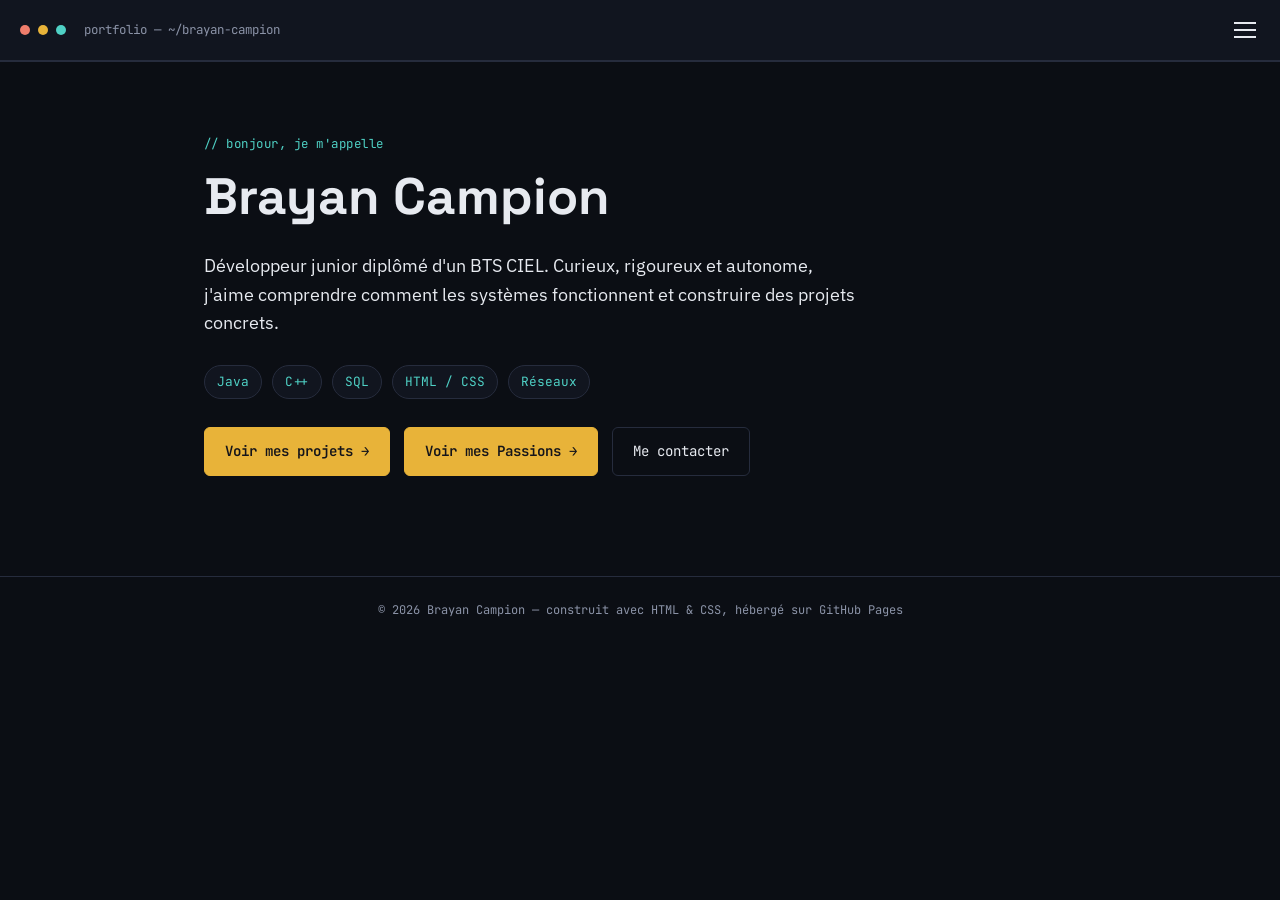
<file: index.html>
<!DOCTYPE html>
<html lang="fr">
<head>
<meta charset="UTF-8">
<meta name="viewport" content="width=device-width, initial-scale=1.0">
<title>Brayan Campion — Développeur</title>
<link rel="stylesheet" href="style.css">
</head>
<body>

<header class="editor-window">
  <div class="window-chrome">
    <span class="dot red"></span><span class="dot yellow"></span><span class="dot green"></span>
    <span class="window-title">portfolio — ~/brayan-campion</span>
    <button class="menu-toggle" aria-label="Ouvrir le menu" onclick="toggleMenu(this)">
      <span></span><span></span><span></span>
    </button>
  </div>
  <nav class="tabs" id="siteNav">
    <a href="index.html" class="active">Mon<span class="ext">Profile</span><span class="unsaved"></span></a>
    <a href="about.html">Mon<span class="ext">Parcour</span></a>
    <a href="projects.html">Mes<span class="ext">Projets</span></a>
    <a href="passions.html">Mes<span class="ext">Passion</span></a>
    <a href="contact.html">Contact<span class="ext"></span></a>
  </nav>
</header>

<main>
  <section class="hero">
    <span class="eyebrow">// bonjour, je m'appelle</span>
    <h1>Brayan Campion</h1>
    <p class="lead">
      Développeur junior diplômé d'un BTS CIEL. Curieux, rigoureux et autonome, 
      j'aime comprendre comment les systèmes fonctionnent et construire
      des projets concrets.
    </p>

    <div class="chip-row">
      <span class="chip">Java</span>
      <span class="chip">C++</span>
      <span class="chip">SQL</span>
      <span class="chip">HTML / CSS</span>
      <span class="chip">Réseaux</span>
    </div>

    <div class="cta-row">
      <a href="projects.html" class="btn primary">Voir mes projets →</a>
      <a href="passions.html" class="btn primary">Voir mes Passions →</a>
      <a href="contact.html" class="btn ghost">Me contacter</a>
    </div>
  </section>
</main>

<footer>© 2026 Brayan Campion — construit avec HTML &amp; CSS, hébergé sur GitHub Pages</footer>

<script>
  function toggleMenu(btn) {
    document.getElementById('siteNav').classList.toggle('open');
    btn.classList.toggle('open');
  }
</script>

</body>
</html>
</file>
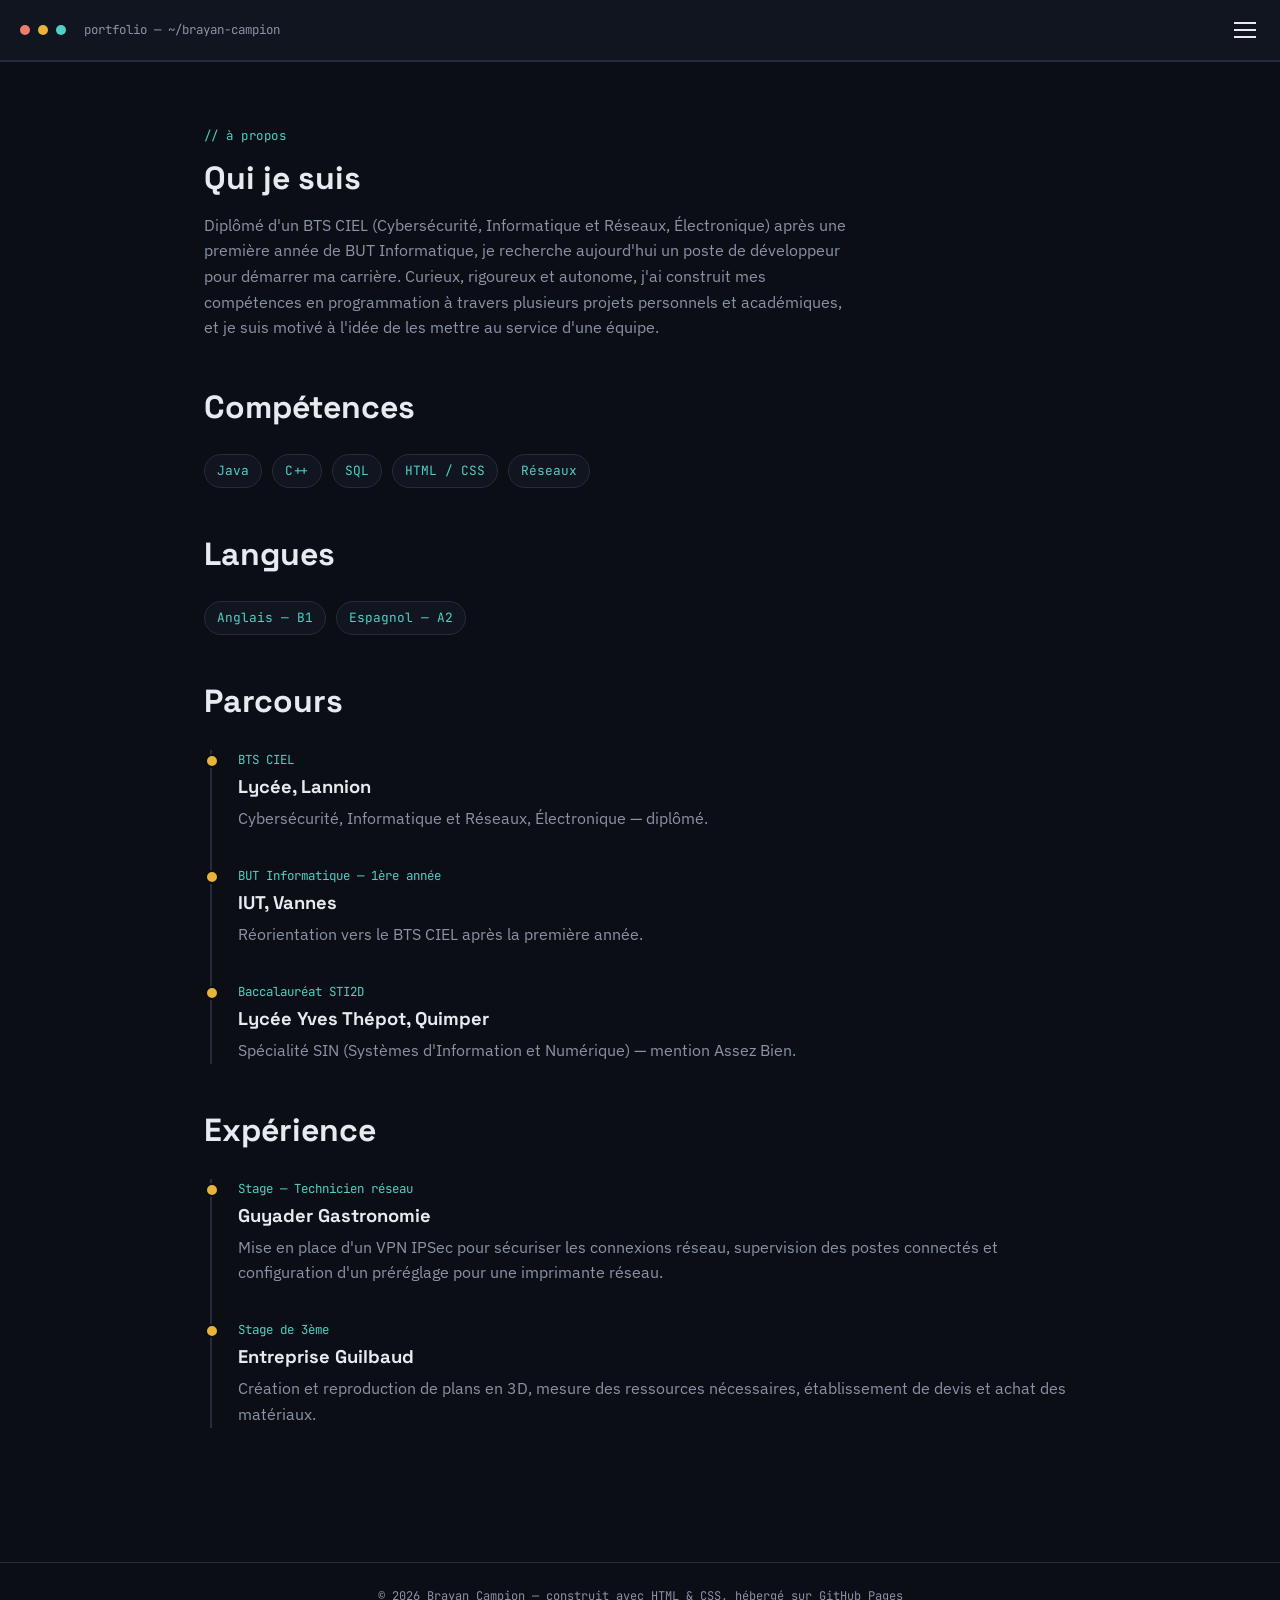
<file: about.html>
<!DOCTYPE html>
<html lang="fr">
<head>
<meta charset="UTF-8">
<meta name="viewport" content="width=device-width, initial-scale=1.0">
<title>À propos — Brayan Campion</title>
<link rel="stylesheet" href="style.css">
</head>
<body>

<header class="editor-window">
  <div class="window-chrome">
    <span class="dot red"></span><span class="dot yellow"></span><span class="dot green"></span>
    <span class="window-title">portfolio — ~/brayan-campion</span>
    <button class="menu-toggle" aria-label="Ouvrir le menu" onclick="toggleMenu(this)">
      <span></span><span></span><span></span>
    </button>
  </div>
  <nav class="tabs" id="siteNav">
    <a href="index.html">Mon<span class="ext">Profile</span></a>
    <a href="about.html" class="active">Mon<span class="ext">Parcour</span><span class="unsaved"></span></a>
    <a href="projects.html">Mes<span class="ext">Projets</span></a>
    <a href="passions.html">Mes<span class="ext">Passion</span></a>
    <a href="contact.html">Contact</a>
  </nav>
</header>

<main>
  <span class="eyebrow">// à propos</span>
  <h2>Qui je suis</h2>
  <p style="max-width:65ch;">
    Diplômé d'un BTS CIEL (Cybersécurité, Informatique et Réseaux, Électronique) après une
    première année de BUT Informatique, je recherche aujourd'hui un poste de développeur pour
    démarrer ma carrière. Curieux, rigoureux et autonome, j'ai construit mes compétences en
    programmation à travers plusieurs projets personnels et académiques, et je suis motivé à
    l'idée de les mettre au service d'une équipe.
  </p>

  <h2 style="margin-top:48px;">Compétences</h2>
  <div class="chip-row">
    <span class="chip">Java</span>
    <span class="chip">C++</span>
    <span class="chip">SQL</span>
    <span class="chip">HTML / CSS</span>
    <span class="chip">Réseaux</span>
  </div>

  <h2 style="margin-top:48px;">Langues</h2>
  <div class="chip-row">
    <span class="chip">Anglais — B1</span>
    <span class="chip">Espagnol — A2</span>
  </div>

  <h2 style="margin-top:48px;">Parcours</h2>
  <div class="timeline">
    <div class="timeline-item">
      <span class="date mono">BTS CIEL</span>
      <h3>Lycée, Lannion</h3>
      <p>Cybersécurité, Informatique et Réseaux, Électronique — diplômé.</p>
    </div>
    <div class="timeline-item">
      <span class="date mono">BUT Informatique — 1ère année</span>
      <h3>IUT, Vannes</h3>
      <p>Réorientation vers le BTS CIEL après la première année.</p>
    </div>
    <div class="timeline-item">
      <span class="date mono">Baccalauréat STI2D</span>
      <h3>Lycée Yves Thépot, Quimper</h3>
      <p>Spécialité SIN (Systèmes d'Information et Numérique) — mention Assez Bien.</p>
    </div>
  </div>

  <h2 style="margin-top:48px;">Expérience</h2>
  <div class="timeline">
    <div class="timeline-item">
      <span class="date mono">Stage — Technicien réseau</span>
      <h3>Guyader Gastronomie</h3>
      <p>Mise en place d'un VPN IPSec pour sécuriser les connexions réseau, supervision des postes
      connectés et configuration d'un préréglage pour une imprimante réseau.</p>
    </div>
    <div class="timeline-item">
      <span class="date mono">Stage de 3ème</span>
      <h3>Entreprise Guilbaud</h3>
      <p>Création et reproduction de plans en 3D, mesure des ressources nécessaires, établissement
      de devis et achat des matériaux.</p>
    </div>
  </div>
</main>

<footer>© 2026 Brayan Campion — construit avec HTML &amp; CSS, hébergé sur GitHub Pages</footer>

<script>
  function toggleMenu(btn) {
    document.getElementById('siteNav').classList.toggle('open');
    btn.classList.toggle('open');
  }
</script>

</body>
</html>
</file>
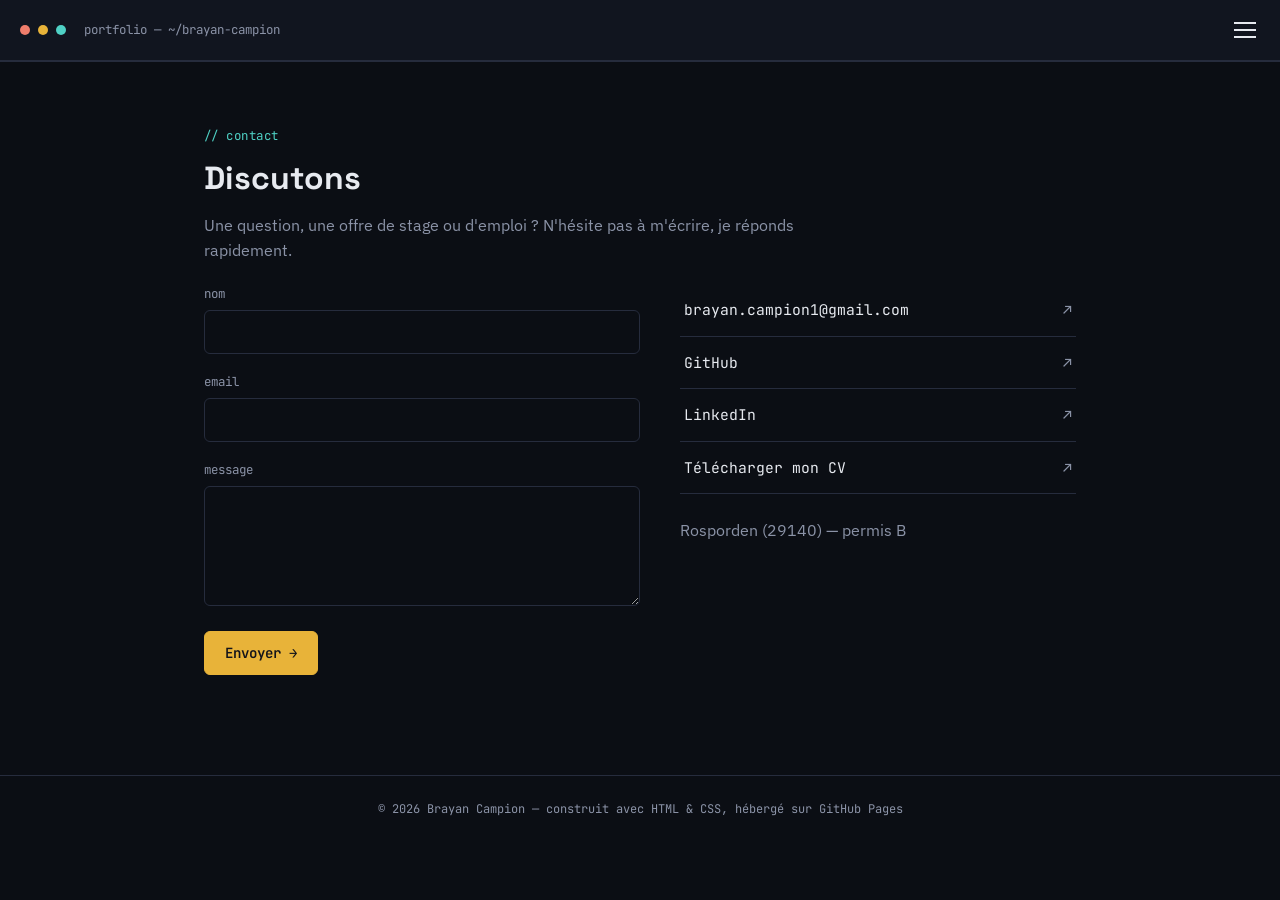
<file: contact.html>
<!DOCTYPE html>
<html lang="fr">
<head>
<meta charset="UTF-8">
<meta name="viewport" content="width=device-width, initial-scale=1.0">
<title>Contact — Brayan Campion</title>
<link rel="stylesheet" href="style.css">
</head>
<body>

<header class="editor-window">
  <div class="window-chrome">
    <span class="dot red"></span><span class="dot yellow"></span><span class="dot green"></span>
    <span class="window-title">portfolio — ~/brayan-campion</span>
    <button class="menu-toggle" aria-label="Ouvrir le menu" onclick="toggleMenu(this)">
      <span></span><span></span><span></span>
    </button>
  </div>
  <nav class="tabs" id="siteNav">
    <a href="index.html">Mon<span class="ext">Profile</span></a>
    <a href="about.html">Mon<span class="ext">Parcour</span></a>
    <a href="projects.html">Mes<span class="ext">Projets</span></a>
    <a href="passions.html">Mes<span class="ext">Passion</span></a>
    <a href="contact.html" class="active">Contact<span class="unsaved"></span></a>
  </nav>
</header>

<main>
  <span class="eyebrow">// contact</span>
  <h2>Discutons</h2>
  <p style="max-width:60ch;">
    Une question, une offre de stage ou d'emploi ? N'hésite pas à m'écrire, je réponds rapidement.
  </p>

  <div class="contact-grid">
    <form action="https://formspree.io/f/mkjngkpq" method="post">
      <div class="field">
        <label for="name">nom</label>
        <input type="text" id="name" name="nom" required>
      </div>
      <div class="field">
        <label for="email">email</label>
        <input type="email" id="email" name="email" required>
      </div>
      <div class="field">
        <label for="message">message</label>
        <textarea id="message" name="message" required></textarea>
      </div>
      <button type="submit" class="btn primary">Envoyer →</button>
    </form>

    <div>
      <ul class="social-list">
        <li><a href="mailto:brayan.campion1@gmail.com">brayan.campion1@gmail.com <span class="arrow">↗</span></a></li>
        <li><a href="https://github.com/Bray293" target="_blank">GitHub <span class="arrow">↗</span></a></li>
        <li><a href="https://www.linkedin.com/in/brayan-campion-440994294/" target="_blank">LinkedIn <span class="arrow">↗</span></a></li>
        <li><a href="CV-Campion-Brayan.pdf" target="_blank">Télécharger mon CV <span class="arrow">↗</span></a></li>
      </ul>
      <p style="margin-top:24px;">Rosporden (29140) — permis B</p>
    </div>
  </div>
</main>

<footer>© 2026 Brayan Campion — construit avec HTML &amp; CSS, hébergé sur GitHub Pages</footer>

<script>
  function toggleMenu(btn) {
    document.getElementById('siteNav').classList.toggle('open');
    btn.classList.toggle('open');
  }
</script>

</body>
</html>
</file>
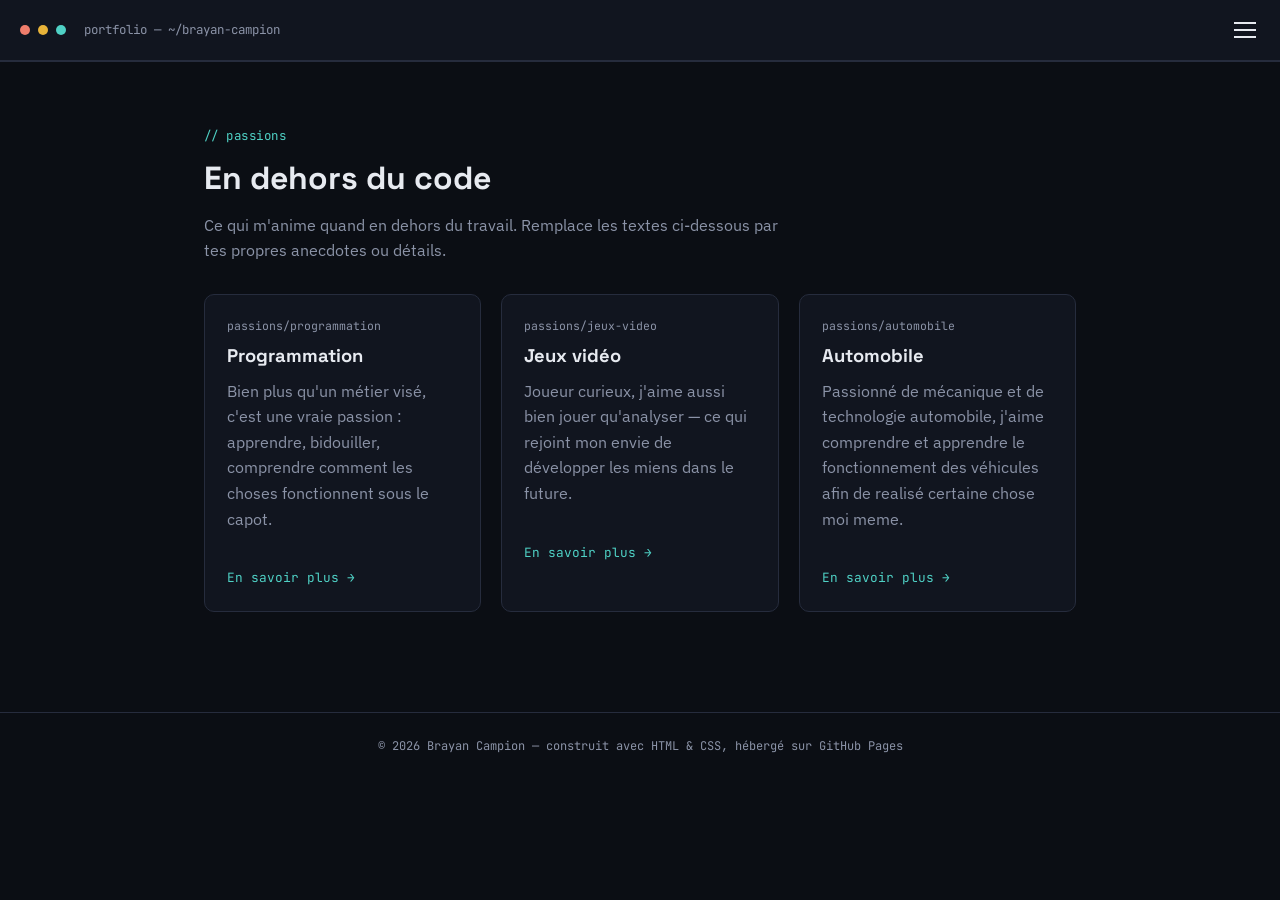
<file: passions.html>
<!DOCTYPE html>
<html lang="fr">
<head>
<meta charset="UTF-8">
<meta name="viewport" content="width=device-width, initial-scale=1.0">
<title>Passions — Brayan Campion</title>
<link rel="stylesheet" href="style.css">
</head>
<body>

<header class="editor-window">
  <div class="window-chrome">
    <span class="dot red"></span><span class="dot yellow"></span><span class="dot green"></span>
    <span class="window-title">portfolio — ~/brayan-campion</span>
    <button class="menu-toggle" aria-label="Ouvrir le menu" onclick="toggleMenu(this)">
      <span></span><span></span><span></span>
    </button>
  </div>
  <nav class="tabs" id="siteNav">
    <a href="index.html">Mon<span class="ext">Profile</span></a>
    <a href="about.html">Mon<span class="ext">Parcour</span></a>
    <a href="projects.html">Mes<span class="ext">Projets</span></a>
    <a href="passions.html" class="active">Mes<span class="ext">Passion</span><span class="unsaved"></span></a>
    <a href="contact.html">Contact<span class="ext"></span></a>
  </nav>
</header>

<main>
  <span class="eyebrow">// passions</span>
  <h2>En dehors du code</h2>
  <p style="max-width:60ch;">Ce qui m'anime quand en dehors du travail. Remplace les textes ci-dessous par tes propres anecdotes ou détails.</p>

  <div class="project-grid">

    <div class="project-card" style="--bg-img:url('passions/img/passion-programmation.jpg')">
      <span class="file-tag mono">passions/programmation</span>
      <h3>Programmation</h3>
      <p>
        Bien plus qu'un métier visé, c'est une vraie passion : apprendre, bidouiller, comprendre
        comment les choses fonctionnent sous le capot.
      </p>
      <div class="links">
        <a href="passions/passion-programmation.html">En savoir plus →</a>
      </div>
    </div>

    <div class="project-card" style="--bg-img:url('passions/img/passion-jeux-video.jpg')">
      <span class="file-tag mono">passions/jeux-video</span>
      <h3>Jeux vidéo</h3>
      <p>
        Joueur curieux, j'aime aussi bien jouer qu'analyser — ce qui
        rejoint mon envie de développer les miens dans le future.
      </p>
      <div class="links">
        <a href="passions/passion-jeux-video.html">En savoir plus →</a>
      </div>
    </div>

    <div class="project-card" style="--bg-img:url('passions/img/passion-automobile.jpg')">
      <span class="file-tag mono">passions/automobile</span>
      <h3>Automobile</h3>
      <p>
        Passionné de mécanique et de technologie automobile, j'aime comprendre et apprendre le fonctionnement
        des véhicules afin de realisé certaine chose moi meme.
      </p>
      <div class="links">
        <a href="passions/passion-automobile.html">En savoir plus →</a>
      </div>
    </div>

  </div>
</main>

<footer>© 2026 Brayan Campion — construit avec HTML &amp; CSS, hébergé sur GitHub Pages</footer>

<script>
  function toggleMenu(btn) {
    document.getElementById('siteNav').classList.toggle('open');
    btn.classList.toggle('open');
  }
</script>

</body>
</html>
</file>
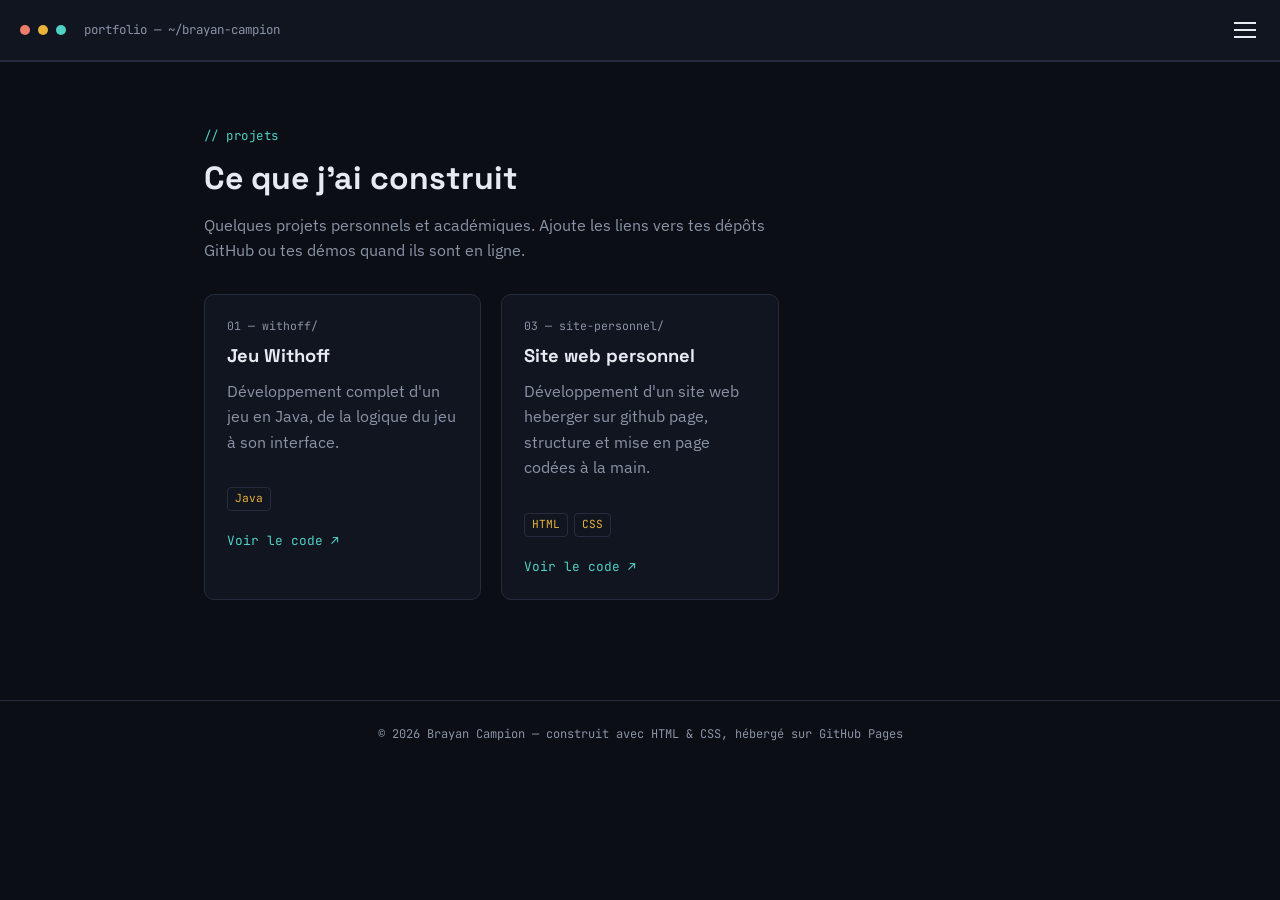
<file: projects.html>
<!DOCTYPE html>
<html lang="fr">
<head>
<meta charset="UTF-8">
<meta name="viewport" content="width=device-width, initial-scale=1.0">
<title>Projets — Brayan Campion</title>
<link rel="stylesheet" href="style.css">
</head>
<body>

<header class="editor-window">
  <div class="window-chrome">
    <span class="dot red"></span><span class="dot yellow"></span><span class="dot green"></span>
    <span class="window-title">portfolio — ~/brayan-campion</span>
    <button class="menu-toggle" aria-label="Ouvrir le menu" onclick="toggleMenu(this)">
      <span></span><span></span><span></span>
    </button>
  </div>
  <nav class="tabs" id="siteNav">
    <a href="index.html">Mon<span class="ext">Profile</span></a>
    <a href="about.html">Mon<span class="ext">Parcour</span></a>
    <a href="projects.html" class="active">Mes<span class="ext">Projets</span><span class="unsaved"></span></a>
    <a href="passions.html">Mes<span class="ext">Passion</span></a>
    <a href="contact.html">Contact<span class="ext"></span></a>
  </nav>
</header>

<main>
  <span class="eyebrow">// projets</span>
  <h2>Ce que j'ai construit</h2>
  <p style="max-width:60ch;">Quelques projets personnels et académiques. Ajoute les liens vers tes dépôts GitHub ou tes démos quand ils sont en ligne.</p>

  <div class="project-grid">

    <div class="project-card">
      <span class="file-tag mono">01 — withoff/</span>
      <h3>Jeu Withoff</h3>
      <p>Développement complet d'un jeu en Java, de la logique du jeu à son interface.</p>
      <div class="tags"><span>Java</span></div>
      <div class="links">
        <a href="projets/project-withoff.html">Voir le code ↗</a>
      </div>
    </div>

    <div class="project-card">
      <span class="file-tag mono">03 — site-personnel/</span>
      <h3>Site web personnel</h3>
      <p>Développement d'un site web heberger sur github page, structure et mise en page codées à la main.</p>
      <div class="tags"><span>HTML</span><span>CSS</span></div>
      <div class="links">
        <a href="projets/project-site-personnel.html">Voir le code ↗</a>
      </div>
    </div>
  </div>
</main>

<footer>© 2026 Brayan Campion — construit avec HTML &amp; CSS, hébergé sur GitHub Pages</footer>

<script>
  function toggleMenu(btn) {
    document.getElementById('siteNav').classList.toggle('open');
    btn.classList.toggle('open');
  }
</script>

</body>
</html>
</file>
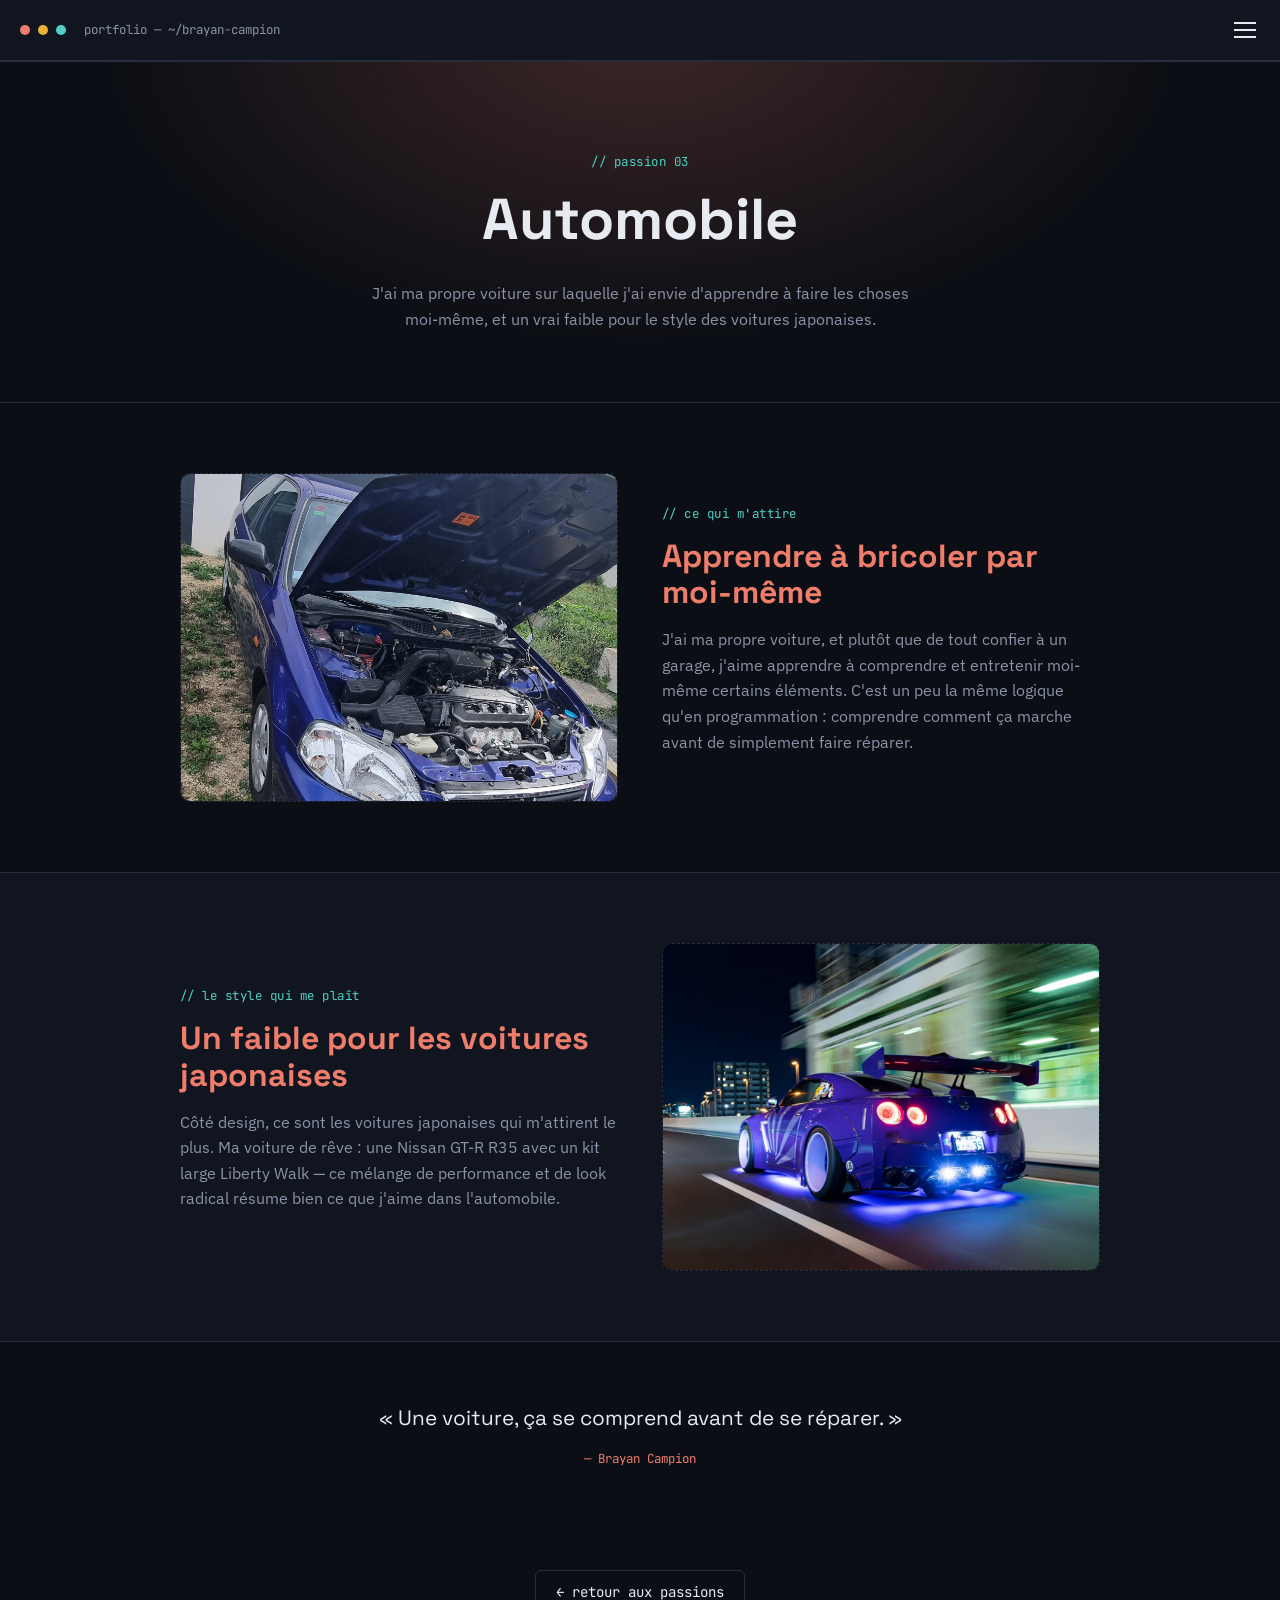
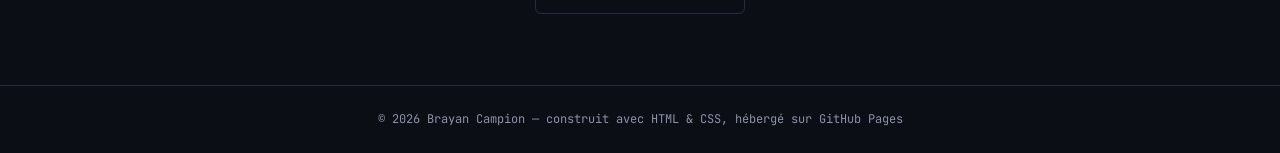
<file: passions/passion-automobile.html>
<!DOCTYPE html>
<html lang="fr">

<head>
  <meta charset="UTF-8">
  <meta name="viewport" content="width=device-width, initial-scale=1.0">
  <title>Automobile — Brayan Campion</title>
  <link rel="stylesheet" href="../style.css">
</head>

<body class="theme-auto">

  <header class="editor-window">
    <div class="window-chrome">
      <span class="dot red"></span><span class="dot yellow"></span><span class="dot green"></span>
      <span class="window-title">portfolio — ~/brayan-campion</span>
      <button class="menu-toggle" aria-label="Ouvrir le menu" onclick="toggleMenu(this)">
        <span></span><span></span><span></span>
      </button>
    </div>
    <nav class="tabs" id="siteNav">
      <a href="../index.html">Mon<span class="ext">Profile</span></a>
      <a href="../about.html">Mon<span class="ext">Parcour</span></a>
      <a href="../projects.html">Mes<span class="ext">Projets</span></a>
      <a href="../passions.html" class="active">Mes<span class="ext">Passion</span><span class="unsaved"></span></a>
      <a href="../contact.html">Contact<span class="ext"></span></a>
    </nav>
  </header>

  <section class="passion-hero">
    <span class="eyebrow">// passion 03</span>
    <h1>Automobile</h1>
    <p>J'ai ma propre voiture sur laquelle j'ai envie d'apprendre à faire les choses moi-même, et un vrai faible pour le
      style des voitures japonaises.</p>
  </section>

  <section class="passion-section">
    <div class="inner">
      <div class="img-placeholder"><img src="img/mavoiture.jpg" class="filled">
        class="filled"&gt;</div>
      <div>
        <span class="eyebrow">// ce qui m'attire</span>
        <h2>Apprendre à bricoler par moi-même</h2>
        <p>J'ai ma propre voiture, et plutôt que de tout confier à un garage, j'aime apprendre à
          comprendre et entretenir moi-même certains éléments. C'est un peu la même logique qu'en
          programmation : comprendre comment ça marche avant de simplement faire réparer.</p>
      </div>
    </div>
  </section>

  <section class="passion-section alt reverse">
    <div class="inner">
      <div class="img-placeholder"><img src="img/R35LBWK.jpg" class="filled"></div>
      <div>
        <span class="eyebrow">// le style qui me plaît</span>
        <h2>Un faible pour les voitures japonaises</h2>
        <p>Côté design, ce sont les voitures japonaises qui m'attirent le plus. Ma voiture de rêve :
          une Nissan GT-R R35 avec un kit large Liberty Walk — ce mélange de performance et de look
          radical résume bien ce que j'aime dans l'automobile.</p>
      </div>
    </div>
  </section>

  <section class="passion-quote">
    <blockquote>
      « Une voiture, ça se comprend avant de se réparer. »
      <cite>— Brayan Campion</cite>
    </blockquote>
  </section>

  <div class="passion-links">
    <a href="../passions.html" class="btn ghost">← retour aux passions</a>
  </div>

  <footer>© 2026 Brayan Campion — construit avec HTML &amp; CSS, hébergé sur GitHub Pages</footer>

  <script>
    function toggleMenu(btn) {
      document.getElementById('siteNav').classList.toggle('open');
      btn.classList.toggle('open');
    }
  </script>
  <script>
    document.addEventListener('DOMContentLoaded', function () {
      var overlay = document.createElement('div');
      overlay.className = 'lightbox-overlay';
      var bigImg = document.createElement('img');
      overlay.appendChild(bigImg);
      document.body.appendChild(overlay);
      overlay.addEventListener('click', function () {
        overlay.classList.remove('open');
      });
      document.querySelectorAll('img.filled, .shot-gallery img').forEach(function (el) {
        el.classList.add('zoomable');
        el.addEventListener('click', function () {
          bigImg.src = el.src;
          overlay.classList.add('open');
        });
      });
    });
  </script>
</body>

</html>
</file>
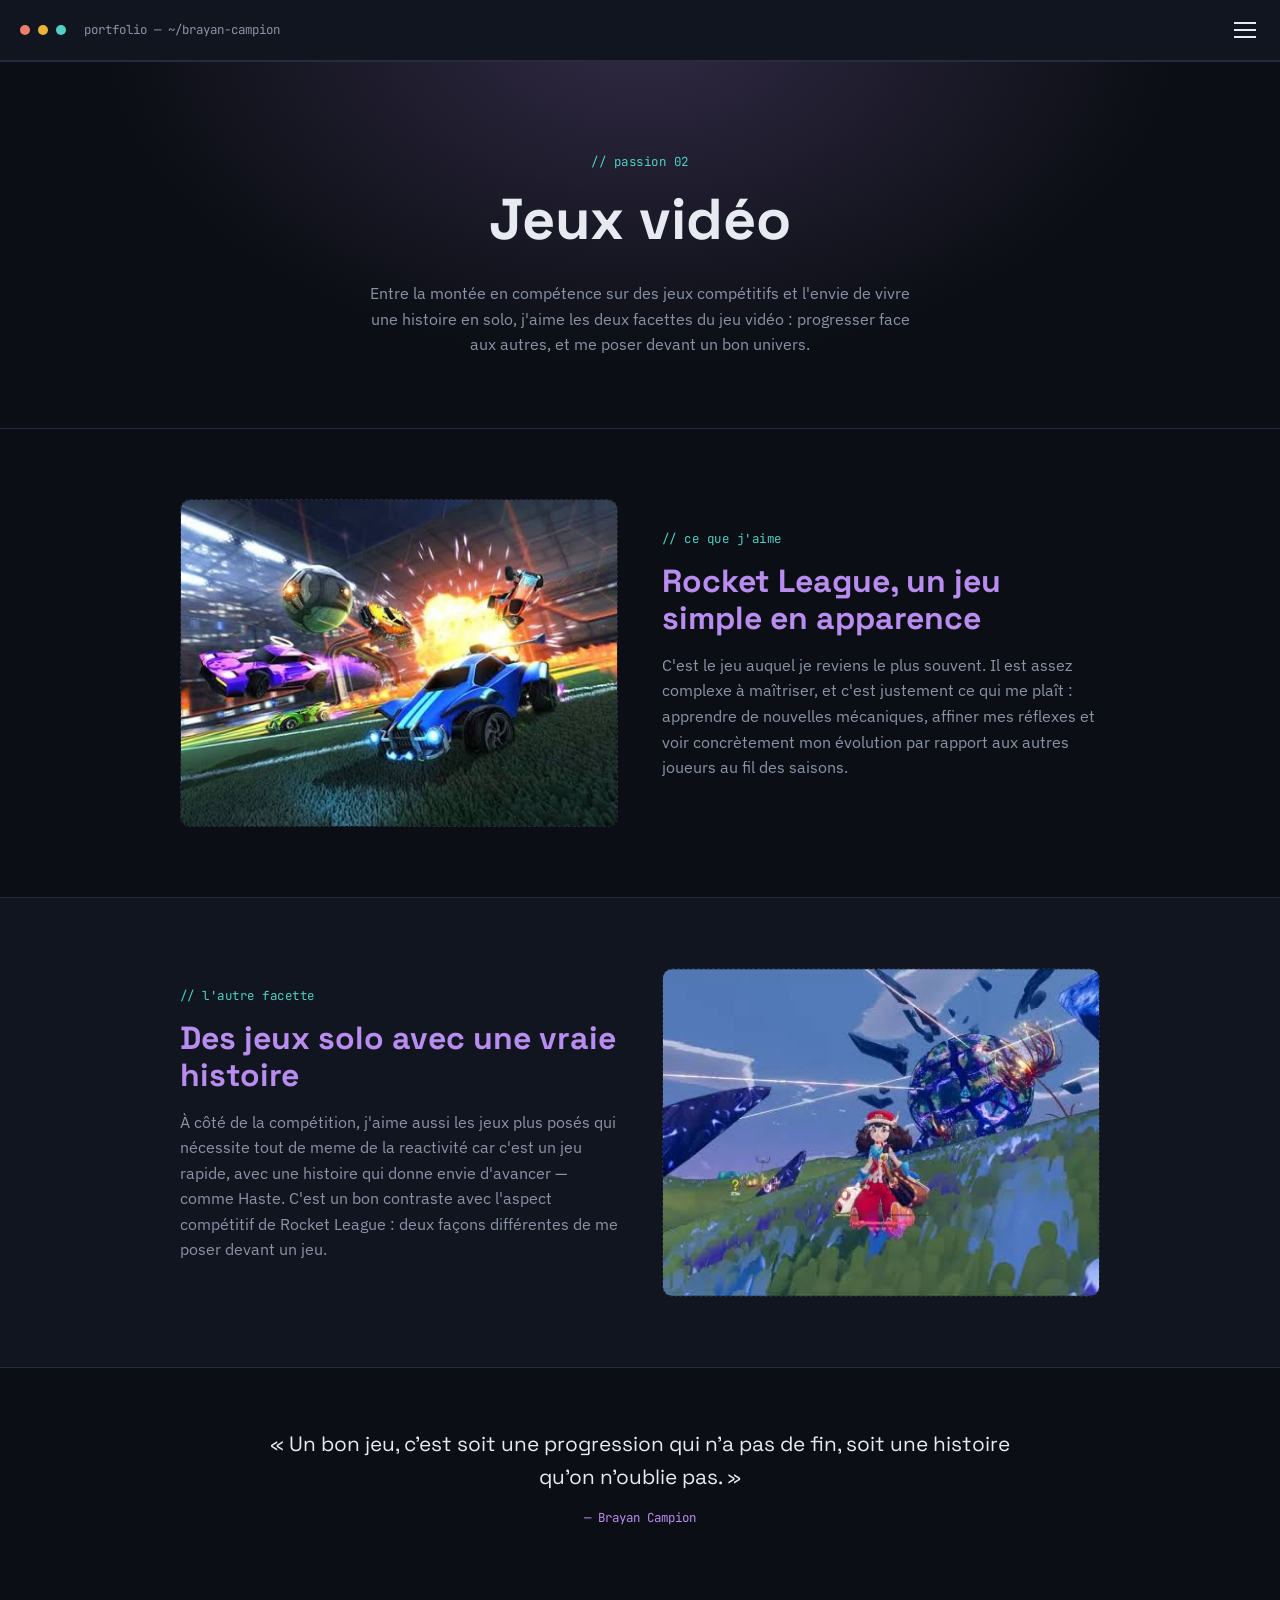
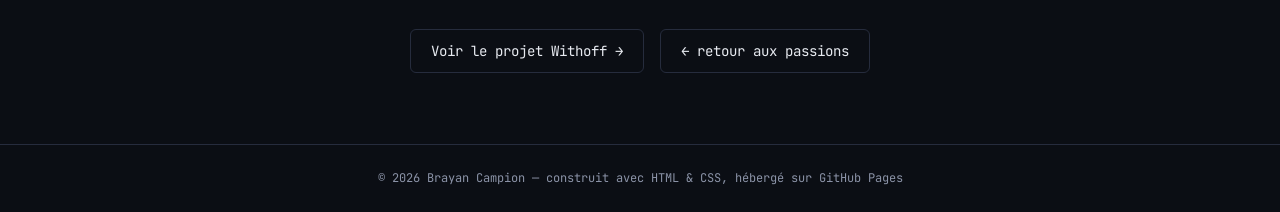
<file: passions/passion-jeux-video.html>
<!DOCTYPE html>
<html lang="fr">
<head>
<meta charset="UTF-8">
<meta name="viewport" content="width=device-width, initial-scale=1.0">
<title>Jeux vidéo — Brayan Campion</title>
<link rel="stylesheet" href="../style.css">
</head>
<body class="theme-games">

<header class="editor-window">
  <div class="window-chrome">
    <span class="dot red"></span><span class="dot yellow"></span><span class="dot green"></span>
    <span class="window-title">portfolio — ~/brayan-campion</span>
    <button class="menu-toggle" aria-label="Ouvrir le menu" onclick="toggleMenu(this)">
      <span></span><span></span><span></span>
    </button>
  </div>
  <nav class="tabs" id="siteNav">
    <a href="../index.html">Mon<span class="ext">Profile</span></a>
    <a href="../about.html">Mon<span class="ext">Parcour</span></a>
    <a href="../projects.html">Mes<span class="ext">Projets</span></a>
    <a href="../passions.html" class="active">Mes<span class="ext">Passion</span><span class="unsaved"></span></a>
    <a href="../contact.html">Contact<span class="ext"></span></a>
  </nav>
</header>

<section class="passion-hero">
  <span class="eyebrow">// passion 02</span>
  <h1>Jeux vidéo</h1>
  <p>Entre la montée en compétence sur des jeux compétitifs et l'envie de vivre une histoire en solo, j'aime les deux facettes du jeu vidéo : progresser face aux autres, et me poser devant un bon univers.</p>
</section>

<section class="passion-section">
  <div class="inner">
    <div class="img-placeholder"><img src="img/RocketLeague.jpg" class="filled"></div>
    <div>
      <span class="eyebrow">// ce que j'aime</span>
      <h2>Rocket League, un jeu simple en apparence</h2>
      <p>C'est le jeu auquel je reviens le plus souvent. Il est assez complexe à maîtriser, et
      c'est justement ce qui me plaît : apprendre de nouvelles mécaniques, affiner mes réflexes
      et voir concrètement mon évolution par rapport aux autres joueurs au fil des saisons.</p>
    </div>
  </div>
</section>

<section class="passion-section alt reverse">
  <div class="inner">
    <div class="img-placeholder"><img src="img/haste.jpg" class="filled"></div>
    <div>
      <span class="eyebrow">// l'autre facette</span>
      <h2>Des jeux solo avec une vraie histoire</h2>
      <p>À côté de la compétition, j'aime aussi les jeux plus posés qui nécessite tout de meme de la reactivité car c'est un jeu rapide, 
      avec une histoire qui donne envie d'avancer — comme Haste. 
      C'est un bon contraste avec l'aspect compétitif de Rocket League : 
      deux façons différentes de me poser devant un jeu.</p>
    </div>
  </div>
</section>

<section class="passion-quote">
  <blockquote>
    « Un bon jeu, c'est soit une progression qui n'a pas de fin, soit une histoire qu'on n'oublie pas. »
    <cite>— Brayan Campion</cite>
  </blockquote>
</section>

<div class="passion-links">
  <a href="../projets/project-withoff.html" class="btn ghost">Voir le projet Withoff →</a>
  <a href="../passions.html" class="btn ghost" style="margin-left:12px;">← retour aux passions</a>
</div>

<footer>© 2026 Brayan Campion — construit avec HTML &amp; CSS, hébergé sur GitHub Pages</footer>

<script>
  function toggleMenu(btn) {
    document.getElementById('siteNav').classList.toggle('open');
    btn.classList.toggle('open');
  }
</script>
<script>
  document.addEventListener('DOMContentLoaded', function () {
    var overlay = document.createElement('div');
    overlay.className = 'lightbox-overlay';
    var bigImg = document.createElement('img');
    overlay.appendChild(bigImg);
    document.body.appendChild(overlay);
    overlay.addEventListener('click', function () {
      overlay.classList.remove('open');
    });
    document.querySelectorAll('img.filled, .shot-gallery img').forEach(function (el) {
      el.classList.add('zoomable');
      el.addEventListener('click', function () {
        bigImg.src = el.src;
        overlay.classList.add('open');
      });
    });
  });
</script>

</body>
</html>
</file>
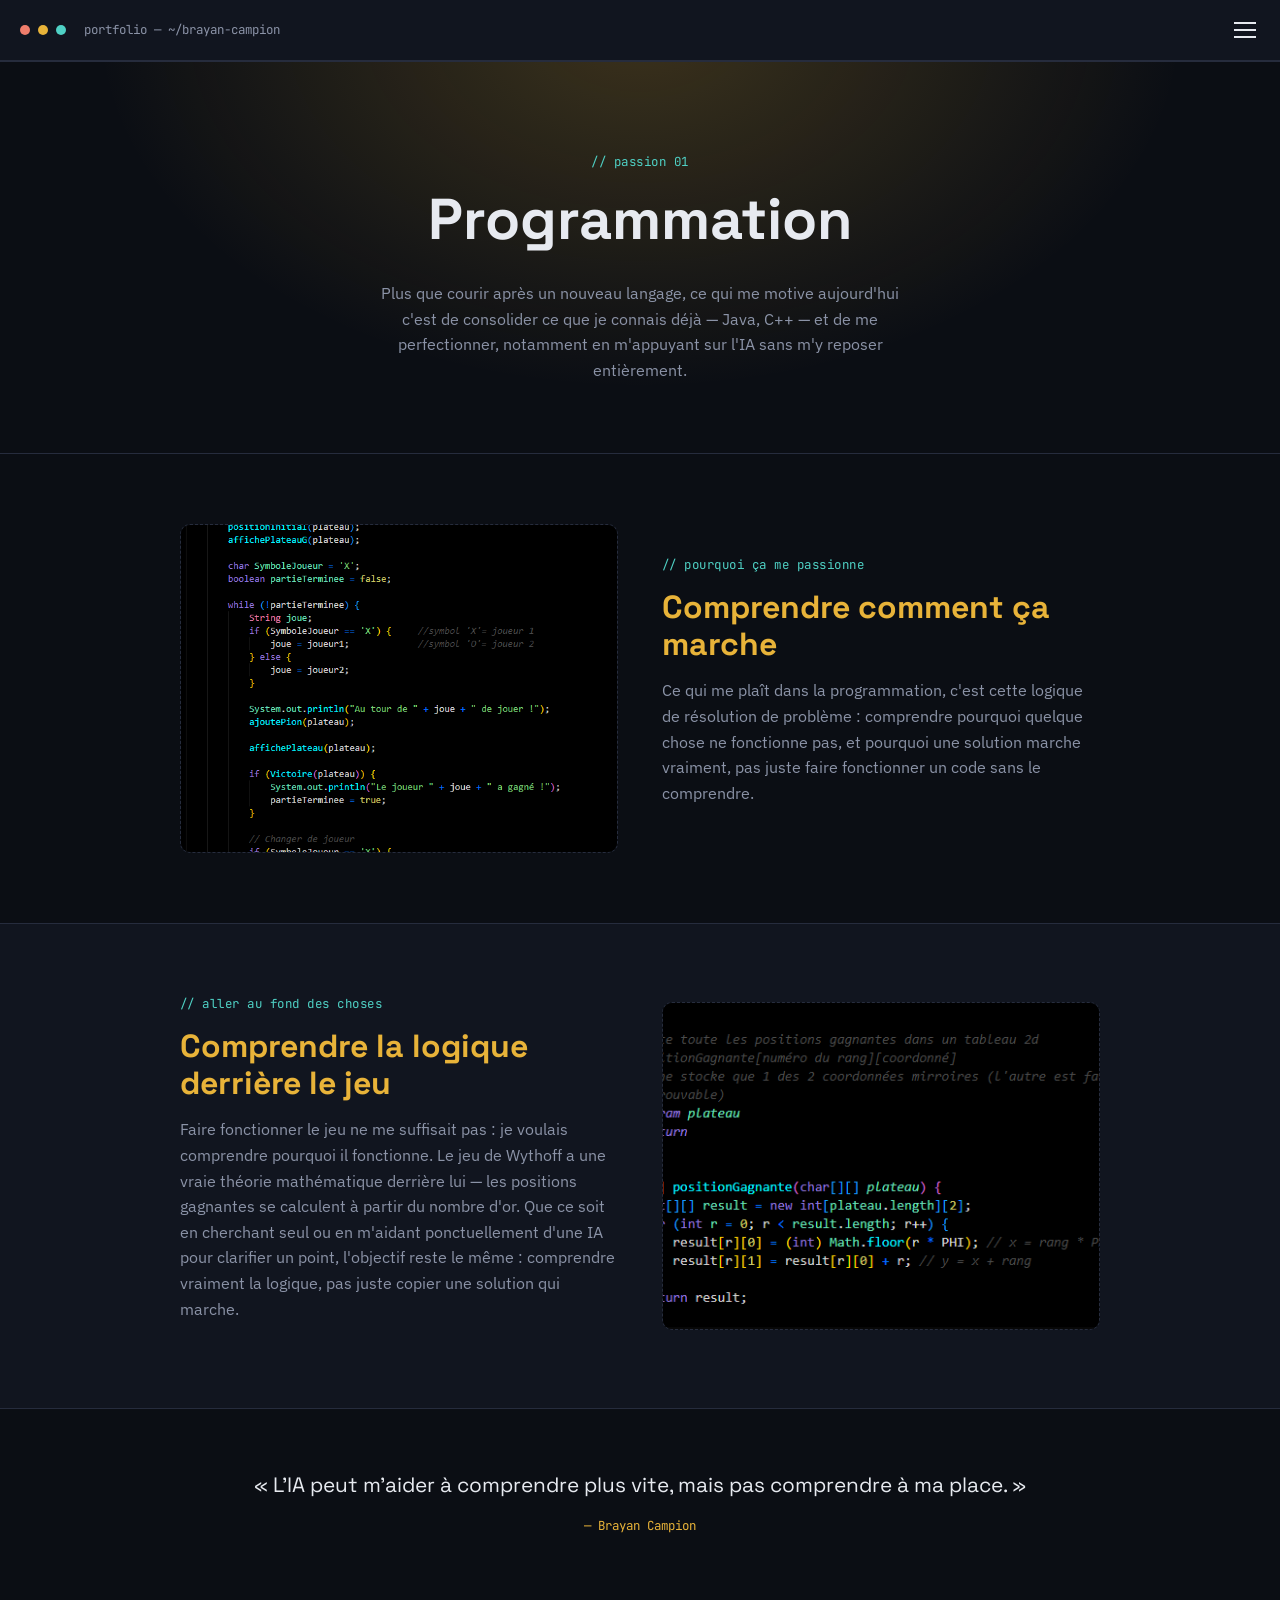
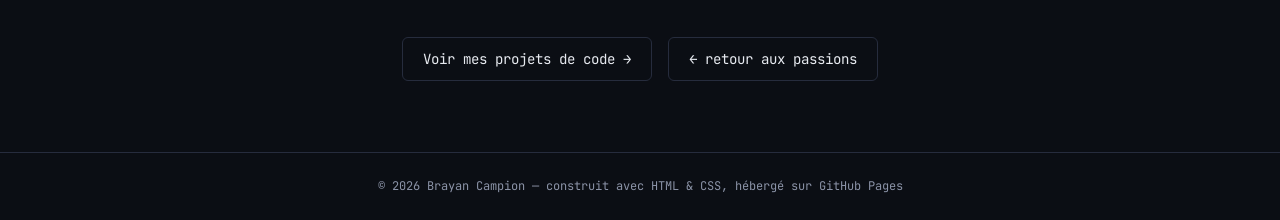
<file: passions/passion-programmation.html>
<!DOCTYPE html>
<html lang="fr">

<head>
  <meta charset="UTF-8">
  <meta name="viewport" content="width=device-width, initial-scale=1.0">
  <title>Programmation — Brayan Campion</title>
  <link rel="stylesheet" href="../style.css">
</head>

<body class="theme-code">

  <header class="editor-window">
    <div class="window-chrome">
      <span class="dot red"></span><span class="dot yellow"></span><span class="dot green"></span>
      <span class="window-title">portfolio — ~/brayan-campion</span>
      <button class="menu-toggle" aria-label="Ouvrir le menu" onclick="toggleMenu(this)">
        <span></span><span></span><span></span>
      </button>
    </div>
    <nav class="tabs" id="siteNav">
      <a href="../index.html">Mon<span class="ext">Profile</span></a>
      <a href="../about.html">Mon<span class="ext">Parcour</span></a>
      <a href="../projects.html">Mes<span class="ext">Projets</span></a>
      <a href="../passions.html" class="active">Mes<span class="ext">Passion</span><span class="unsaved"></span></a>
      <a href="../contact.html">Contact<span class="ext"></span></a>
    </nav>
  </header>

  <section class="passion-hero">
    <span class="eyebrow">// passion 01</span>
    <h1>Programmation</h1>
    <p>Plus que courir après un nouveau langage, ce qui me motive aujourd'hui c'est de consolider ce que je connais déjà
      — Java, C++ — et de me perfectionner, notamment en m'appuyant sur l'IA sans m'y reposer entièrement.</p>
  </section>

  <section class="passion-section">
    <div class="inner">
      <div class="img-placeholder"><img src="img/Progcode2.png" class="filled"></div>
      <div>
        <span class="eyebrow">// pourquoi ça me passionne</span>
        <h2>Comprendre comment ça marche</h2>
        <p>Ce qui me plaît dans la programmation, c'est cette logique de résolution de problème :
          comprendre pourquoi quelque chose ne fonctionne pas, et pourquoi une solution marche
          vraiment, pas juste faire fonctionner un code sans le comprendre.</p>
      </div>
    </div>
  </section>

  <section class="passion-section alt reverse">
    <div class="inner">
      <div class="img-placeholder"><img src="img/progwithai.png" class="filled"></div>
      <div>
        <span class="eyebrow">// aller au fond des choses</span>
        <h2>Comprendre la logique derrière le jeu</h2>
        <p>Faire fonctionner le jeu ne me suffisait pas : je voulais comprendre pourquoi il
          fonctionne. Le jeu de Wythoff a une vraie théorie mathématique derrière lui — les
          positions gagnantes se calculent à partir du nombre d'or. Que ce soit en cherchant seul
          ou en m'aidant ponctuellement d'une IA pour clarifier un point, l'objectif reste le
          même : comprendre vraiment la logique, pas juste copier une solution qui marche.</p>
      </div>
    </div>
  </section>

  <section class="passion-quote">
    <blockquote>
      « L'IA peut m'aider à comprendre plus vite, mais pas comprendre à ma place. »
      <cite>— Brayan Campion</cite>
    </blockquote>
  </section>

  <div class="passion-links">
    <a href="../projects.html" class="btn ghost">Voir mes projets de code →</a>
    <a href="../passions.html" class="btn ghost" style="margin-left:12px;">← retour aux passions</a>
  </div>

  <footer>© 2026 Brayan Campion — construit avec HTML &amp; CSS, hébergé sur GitHub Pages</footer>

  <script>
    function toggleMenu(btn) {
      document.getElementById('siteNav').classList.toggle('open');
      btn.classList.toggle('open');
    }
  </script>
  <script>
    document.addEventListener('DOMContentLoaded', function () {
      var overlay = document.createElement('div');
      overlay.className = 'lightbox-overlay';
      var bigImg = document.createElement('img');
      overlay.appendChild(bigImg);
      document.body.appendChild(overlay);
      overlay.addEventListener('click', function () {
        overlay.classList.remove('open');
      });
      document.querySelectorAll('img.filled, .shot-gallery img').forEach(function (el) {
        el.classList.add('zoomable');
        el.addEventListener('click', function () {
          bigImg.src = el.src;
          overlay.classList.add('open');
        });
      });
    });
  </script>

</body>

</html>
</file>
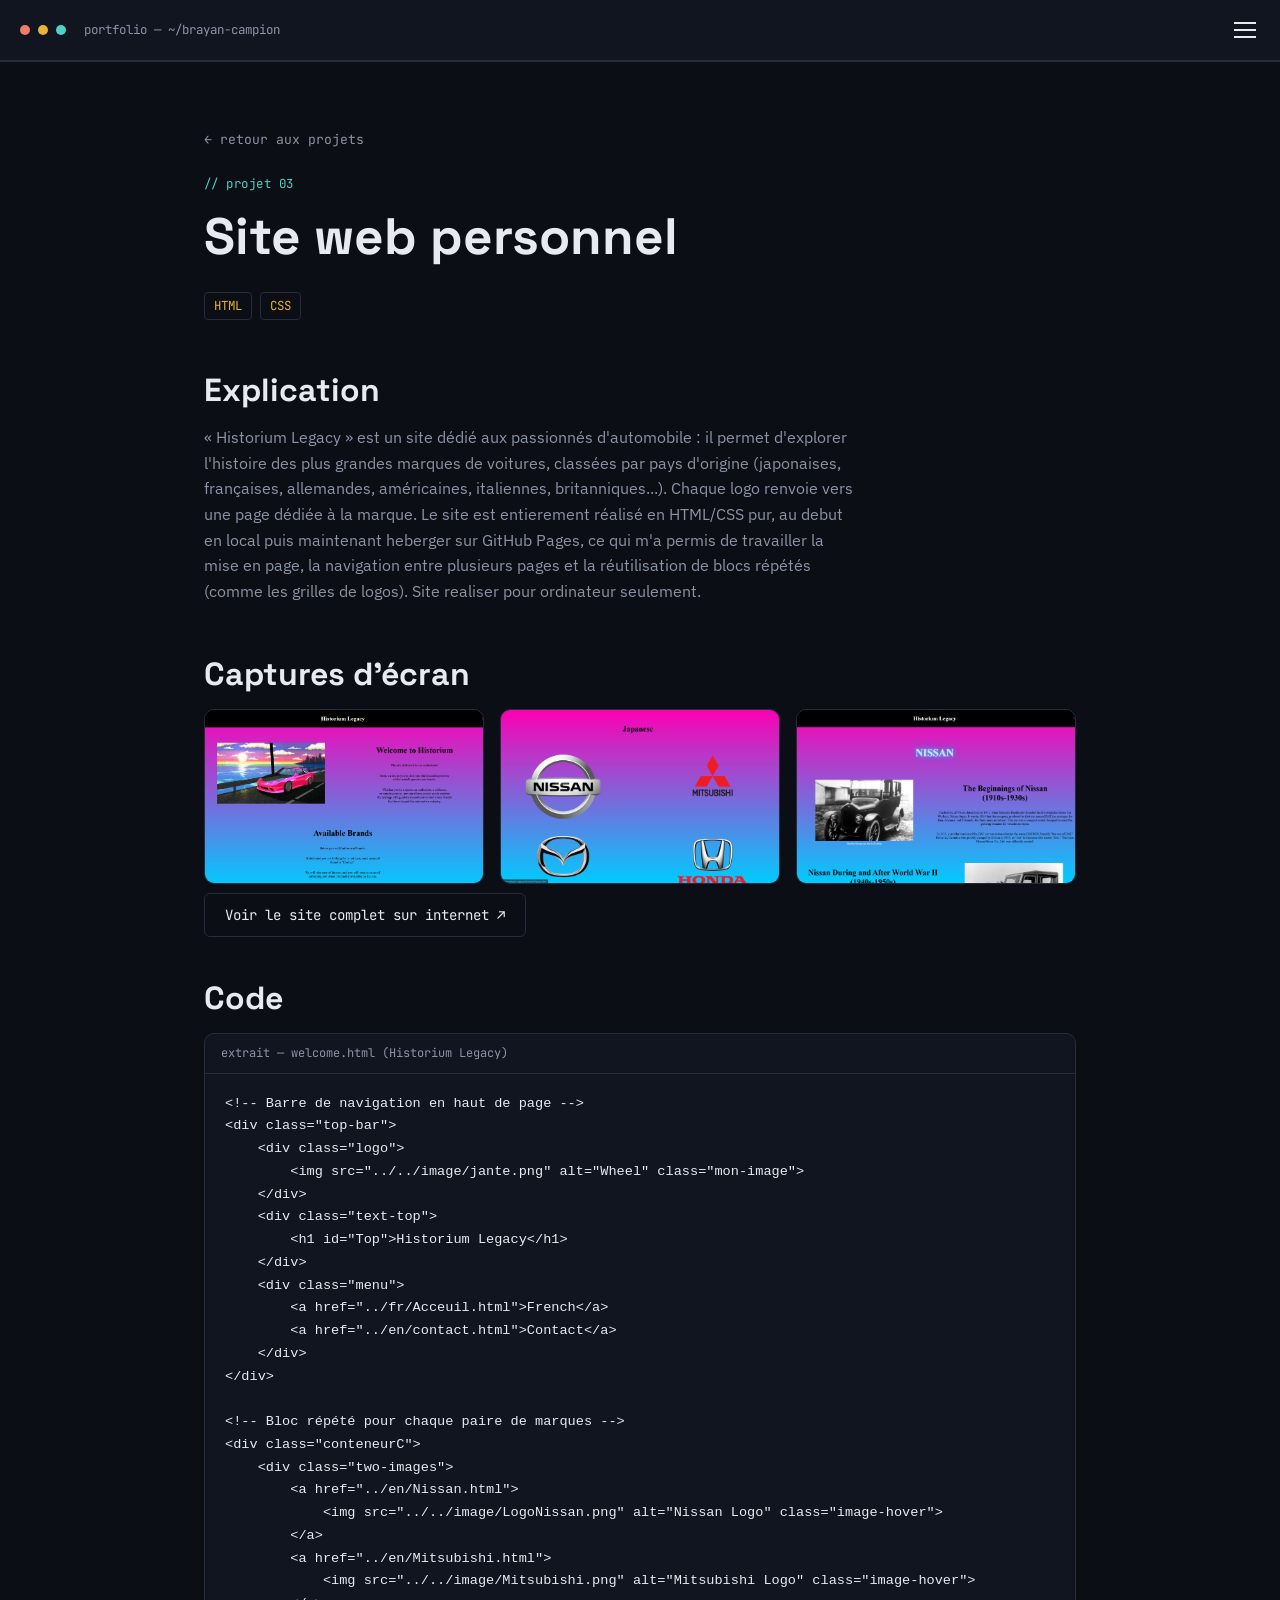
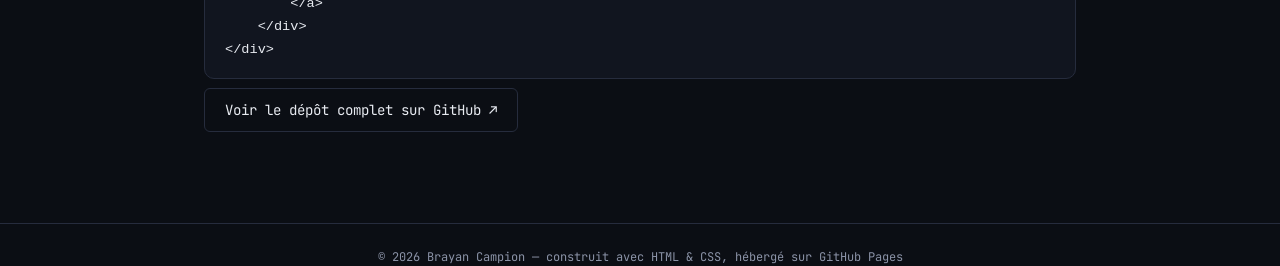
<file: projets/project-site-personnel.html>
<!DOCTYPE html>
<html lang="fr">

<head>
  <meta charset="UTF-8">
  <meta name="viewport" content="width=device-width, initial-scale=1.0">
  <title>Site web personnel — Brayan Campion</title>
  <link rel="stylesheet" href="../style.css">
</head>

<body>

  <header class="editor-window">
    <div class="window-chrome">
      <span class="dot red"></span><span class="dot yellow"></span><span class="dot green"></span>
      <span class="window-title">portfolio — ~/brayan-campion</span>
      <button class="menu-toggle" aria-label="Ouvrir le menu" onclick="toggleMenu(this)">
        <span></span><span></span><span></span>
      </button>
    </div>
    <nav class="tabs" id="siteNav">
      <a href="../index.html">Mon<span class="ext">Profile</span></a>
      <a href="../about.html">Mon<span class="ext">Parcour</span></a>
      <a href="../projects.html" class="active">Mes<span class="ext">Projets</span><span class="unsaved"></span></a>
      <a href="../passions.html">Mes<span class="ext">Passion</span></a>
      <a href="../contact.html">Contact<span class="ext"></span></a>
    </nav>
  </header>

  <main>
    <a href="../projects.html" class="back-link">← retour aux projets</a>

    <div class="project-header">
      <span class="eyebrow">// projet 03</span>
      <h1>Site web personnel</h1>
      <div class="tags"><span>HTML</span><span>CSS</span></div>
    </div>

    <section class="block">
      <h2>Explication</h2>
      <p style="max-width:65ch;">
        « Historium Legacy » est un site dédié aux passionnés d'automobile : il permet d'explorer
        l'histoire des plus grandes marques de voitures, classées par pays d'origine (japonaises,
        françaises, allemandes, américaines, italiennes, britanniques...). Chaque logo renvoie vers
        une page dédiée à la marque. Le site est entierement réalisé en HTML/CSS pur, au debut en local puis maintenant
        heberger sur GitHub Pages, ce qui m'a
        permis de travailler la mise en page, la navigation entre plusieurs pages et la
        réutilisation de blocs répétés (comme les grilles de logos).
        Site realiser pour ordinateur seulement.
      </p>
    </section>

    <section class="block">
      <h2>Captures d'écran</h2>
      <div class="shot-gallery">
        <div class="shot-placeholder"><img src="capture-img/homeexemple.png"></div>
        <div class="shot-placeholder"><img src="capture-img/marqueexemple.png"></div>
        <div class="shot-placeholder"><img src="capture-img/nissanexemple.png"></div>
      </div>
      <div class="repo-link-row">
        <a href="https://bray293.github.io/Historium-Legacy/" target="_blank" class="btn ghost">Voir le site complet sur
          internet ↗</a>
      </div>
    </section>

    <section class="block">
      <h2>Code</h2>
      <div class="code-block">
        <div class="code-topbar"><span>extrait — welcome.html (Historium Legacy)</span></div>
        <pre><code>&lt;!-- Barre de navigation en haut de page --&gt;
&lt;div class="top-bar"&gt;
    &lt;div class="logo"&gt;
        &lt;img src="../../image/jante.png" alt="Wheel" class="mon-image"&gt;
    &lt;/div&gt;
    &lt;div class="text-top"&gt;
        &lt;h1 id="Top"&gt;Historium Legacy&lt;/h1&gt;
    &lt;/div&gt;
    &lt;div class="menu"&gt;
        &lt;a href="../fr/Acceuil.html"&gt;French&lt;/a&gt;
        &lt;a href="../en/contact.html"&gt;Contact&lt;/a&gt;
    &lt;/div&gt;
&lt;/div&gt;

&lt;!-- Bloc répété pour chaque paire de marques --&gt;
&lt;div class="conteneurC"&gt;
    &lt;div class="two-images"&gt;
        &lt;a href="../en/Nissan.html"&gt;
            &lt;img src="../../image/LogoNissan.png" alt="Nissan Logo" class="image-hover"&gt;
        &lt;/a&gt;
        &lt;a href="../en/Mitsubishi.html"&gt;
            &lt;img src="../../image/Mitsubishi.png" alt="Mitsubishi Logo" class="image-hover"&gt;
        &lt;/a&gt;
    &lt;/div&gt;
&lt;/div&gt;</code></pre>
      </div>
      <div class="repo-link-row">
        <a href="https://github.com/Bray293/Historium-Legacy" target="_blank" class="btn ghost">Voir le dépôt complet
          sur GitHub ↗</a>
      </div>
    </section>
  </main>

  <footer>© 2026 Brayan Campion — construit avec HTML &amp; CSS, hébergé sur GitHub Pages</footer>

  <script>
    function toggleMenu(btn) {
      document.getElementById('siteNav').classList.toggle('open');
      btn.classList.toggle('open');
    }
  </script>
  <script>
    document.addEventListener('DOMContentLoaded', function () {
      var overlay = document.createElement('div');
      overlay.className = 'lightbox-overlay';
      var bigImg = document.createElement('img');
      overlay.appendChild(bigImg);
      document.body.appendChild(overlay);
      overlay.addEventListener('click', function () {
        overlay.classList.remove('open');
      });
      document.querySelectorAll('img.filled, .shot-gallery img').forEach(function (el) {
        el.classList.add('zoomable');
        el.addEventListener('click', function () {
          bigImg.src = el.src;
          overlay.classList.add('open');
        });
      });
    });
  </script>

</body>

</html>
</file>
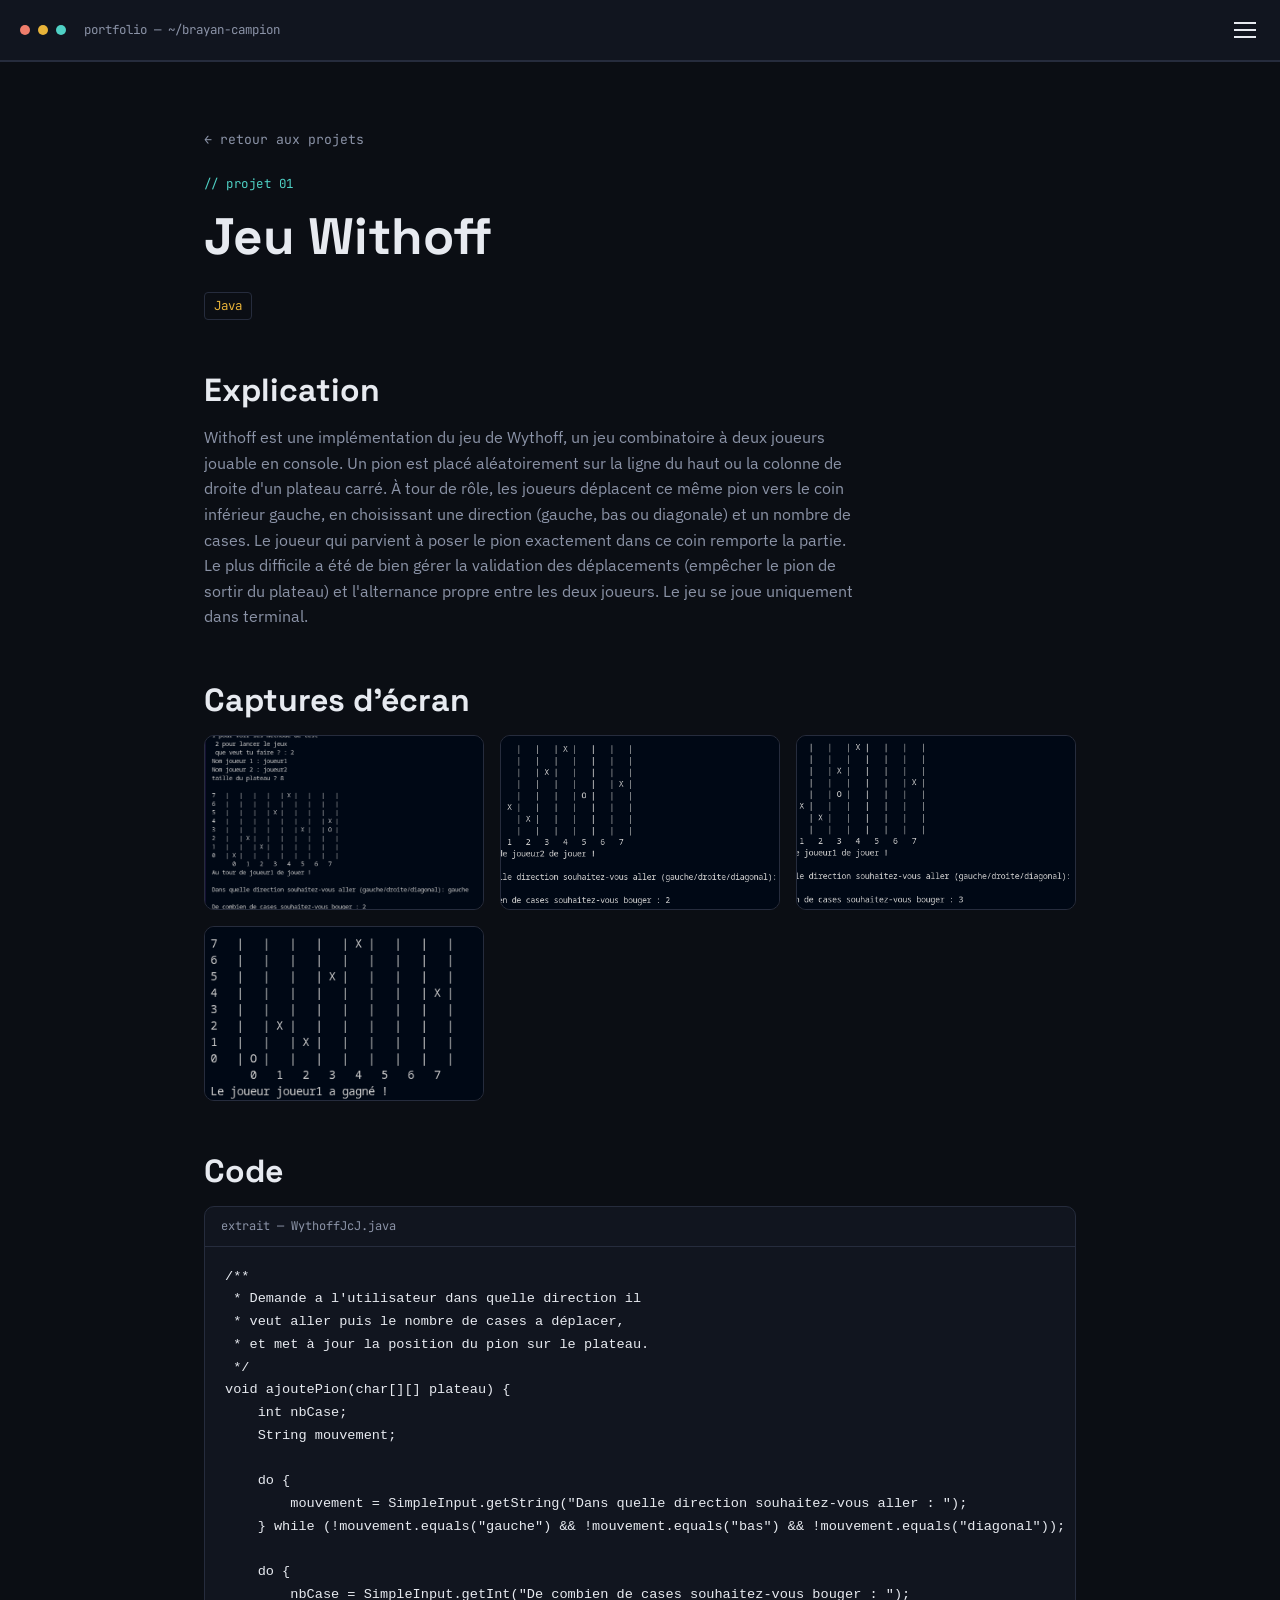
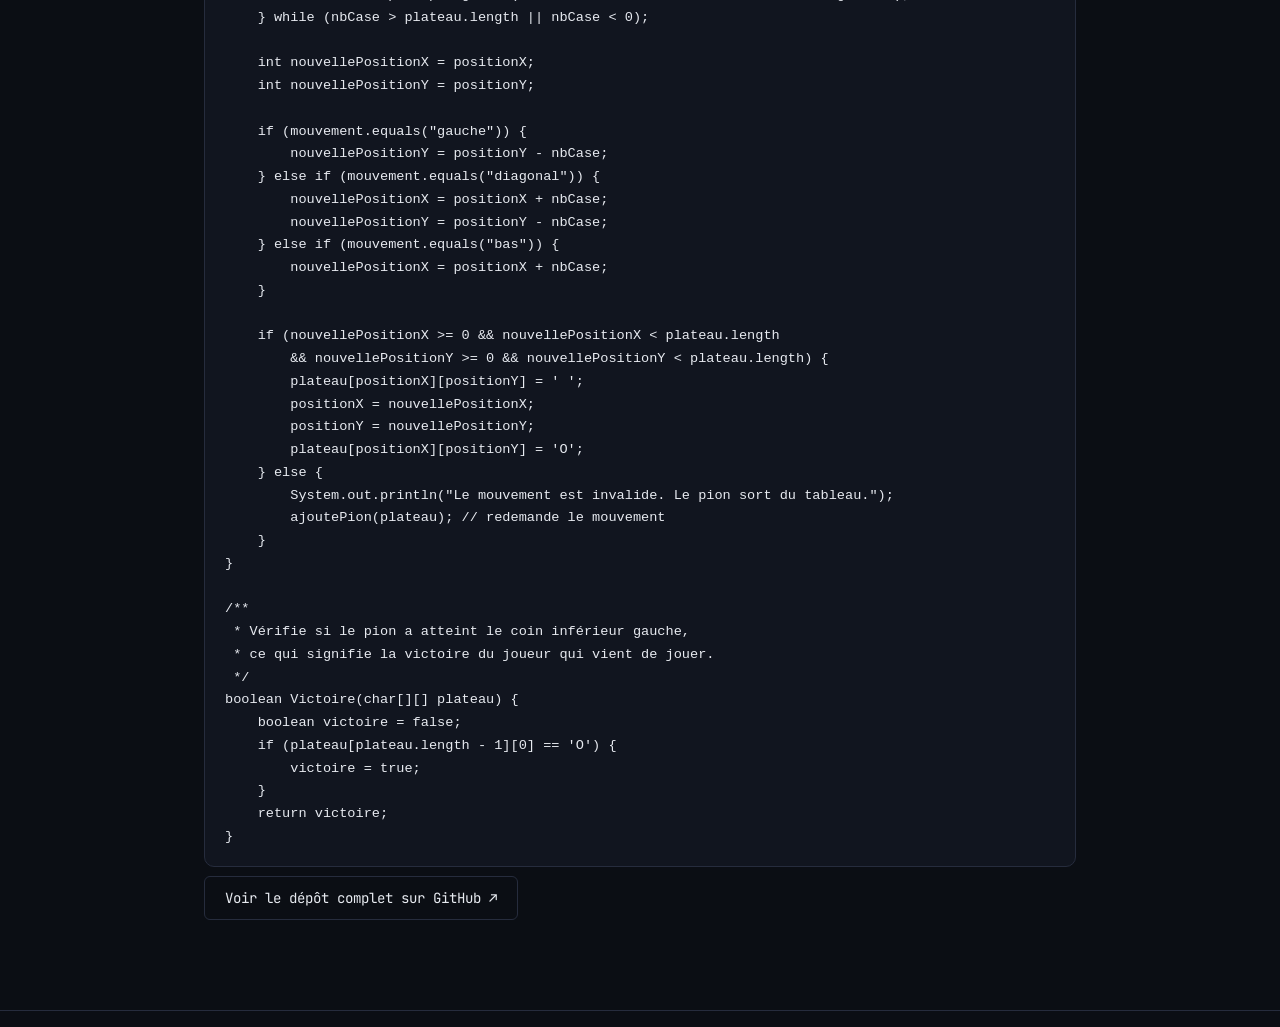
<file: projets/project-withoff.html>
<!DOCTYPE html>
<html lang="fr">

<head>
  <meta charset="UTF-8">
  <meta name="viewport" content="width=device-width, initial-scale=1.0">
  <title>Withoff — Brayan Campion</title>
  <link rel="stylesheet" href="../style.css">
</head>

<body>

  <header class="editor-window">
    <div class="window-chrome">
      <span class="dot red"></span><span class="dot yellow"></span><span class="dot green"></span>
      <span class="window-title">portfolio — ~/brayan-campion</span>
      <button class="menu-toggle" aria-label="Ouvrir le menu" onclick="toggleMenu(this)">
        <span></span><span></span><span></span>
      </button>
    </div>
    <nav class="tabs" id="siteNav">
      <a href="../index.html">Mon<span class="ext">Profile</span></a>
      <a href="../about.html">Mon<span class="ext">Parcour</span></a>
      <a href="../projects.html" class="active">Mes<span class="ext">Projets</span><span class="unsaved"></span></a>
      <a href="../passions.html">Mes<span class="ext">Passion</span></a>
      <a href="../contact.html">Contact<span class="ext"></span></a>
    </nav>
  </header>

  <main>
    <a href="../projects.html" class="back-link">← retour aux projets</a>

    <div class="project-header">
      <span class="eyebrow">// projet 01</span>
      <h1>Jeu Withoff</h1>
      <div class="tags"><span>Java</span></div>
    </div>

    <section class="block">
      <h2>Explication</h2>
      <p style="max-width:65ch;">
        Withoff est une implémentation du jeu de Wythoff, un jeu combinatoire à deux joueurs jouable
        en console. Un pion est placé aléatoirement sur la ligne du haut ou la colonne de droite
        d'un plateau carré. À tour de rôle, les joueurs déplacent ce même pion vers le coin
        inférieur gauche, en choisissant une direction (gauche, bas ou diagonale) et un nombre de
        cases. Le joueur qui parvient à poser le pion exactement dans ce coin remporte la partie.
        Le plus difficile a été de bien gérer la validation des déplacements (empêcher le pion de
        sortir du plateau) et l'alternance propre entre les deux joueurs. Le jeu se joue uniquement dans
        terminal.
      </p>
    </section>

    <section class="block">
      <h2>Captures d'écran</h2>
      <div class="shot-gallery">
        <div class="shot-placeholder"><img src="capture-img/wythoff1.png"></div>
        <div class="shot-placeholder"><img src="capture-img/wythoff2.png"></div>
        <div class="shot-placeholder"><img src="capture-img/wythoff3.png"></div>
        <div class="shot-placeholder"><img src="capture-img/wythoff4.png"></div>
      </div>
    </section>

    <section class="block">
      <h2>Code</h2>
      <div class="code-block">
        <div class="code-topbar"><span>extrait — WythoffJcJ.java</span></div>
        <pre><code>/**
 * Demande a l'utilisateur dans quelle direction il
 * veut aller puis le nombre de cases a déplacer,
 * et met à jour la position du pion sur le plateau.
 */
void ajoutePion(char[][] plateau) {
    int nbCase;
    String mouvement;

    do {
        mouvement = SimpleInput.getString("Dans quelle direction souhaitez-vous aller : ");
    } while (!mouvement.equals("gauche") && !mouvement.equals("bas") && !mouvement.equals("diagonal"));

    do {
        nbCase = SimpleInput.getInt("De combien de cases souhaitez-vous bouger : ");
    } while (nbCase > plateau.length || nbCase < 0);

    int nouvellePositionX = positionX;
    int nouvellePositionY = positionY;

    if (mouvement.equals("gauche")) {
        nouvellePositionY = positionY - nbCase;
    } else if (mouvement.equals("diagonal")) {
        nouvellePositionX = positionX + nbCase;
        nouvellePositionY = positionY - nbCase;
    } else if (mouvement.equals("bas")) {
        nouvellePositionX = positionX + nbCase;
    }

    if (nouvellePositionX >= 0 && nouvellePositionX < plateau.length
        && nouvellePositionY >= 0 && nouvellePositionY < plateau.length) {
        plateau[positionX][positionY] = ' ';
        positionX = nouvellePositionX;
        positionY = nouvellePositionY;
        plateau[positionX][positionY] = 'O';
    } else {
        System.out.println("Le mouvement est invalide. Le pion sort du tableau.");
        ajoutePion(plateau); // redemande le mouvement
    }
}

/**
 * Vérifie si le pion a atteint le coin inférieur gauche,
 * ce qui signifie la victoire du joueur qui vient de jouer.
 */
boolean Victoire(char[][] plateau) {
    boolean victoire = false;
    if (plateau[plateau.length - 1][0] == 'O') {
        victoire = true;
    }
    return victoire;
}</code></pre>
      </div>
      <div class="repo-link-row">
        <a href="https://github.com/Bray293/Wythoff" target="_blank" class="btn ghost">Voir le dépôt complet sur GitHub
          ↗</a>
      </div>
    </section>
  </main>

  <footer>© 2026 Brayan Campion — construit avec HTML &amp; CSS, hébergé sur GitHub Pages</footer>

  <script>
    function toggleMenu(btn) {
      document.getElementById('siteNav').classList.toggle('open');
      btn.classList.toggle('open');
    }
  </script>
  <script>
    document.addEventListener('DOMContentLoaded', function () {
      var overlay = document.createElement('div');
      overlay.className = 'lightbox-overlay';
      var bigImg = document.createElement('img');
      overlay.appendChild(bigImg);
      document.body.appendChild(overlay);
      overlay.addEventListener('click', function () {
        overlay.classList.remove('open');
      });
      document.querySelectorAll('img.filled, .shot-gallery img').forEach(function (el) {
        el.classList.add('zoomable');
        el.addEventListener('click', function () {
          bigImg.src = el.src;
          overlay.classList.add('open');
        });
      });
    });
  </script>
</body>

</html>
</file>
<file: style.css>
/* =========================================================
   PORTFOLIO — thème "onglets d'éditeur de code"
   Personnalise les couleurs dans :root si tu veux changer
   la palette. Tout le reste s'adapte automatiquement.
   ========================================================= */

@import url('https://fonts.googleapis.com/css2?family=Space+Grotesk:wght@500;600;700&family=IBM+Plex+Sans:wght@400;500;600&family=JetBrains+Mono:wght@400;500;600&display=swap');

:root {
  --bg: #0b0e14;
  --surface: #11151f;
  --surface-2: #1a2030;
  --border: #262c3d;
  --text: #e7eaf0;
  --text-dim: #8b93a7;
  --accent: #e8b339;      /* ambre — accent principal */
  --accent-2: #4fd1c5;    /* sarcelle — accent secondaire */
  --accent-3: #ef7d6b;    /* corail — pastille "non sauvegardé" */
  --radius: 10px;
  --maxw: 920px;
}

* { box-sizing: border-box; }

html { scroll-behavior: smooth; }

body {
  margin: 0;
  background: var(--bg);
  color: var(--text);
  font-family: 'IBM Plex Sans', sans-serif;
  font-size: 16px;
  line-height: 1.6;
  -webkit-font-smoothing: antialiased;
}

h1, h2, h3 {
  font-family: 'Space Grotesk', sans-serif;
  font-weight: 700;
  line-height: 1.15;
  margin: 0 0 0.5em;
}

h1 { font-size: clamp(2.1rem, 5vw, 3.2rem); }
h2 { font-size: clamp(1.5rem, 3vw, 2rem); }
h3 { font-size: 1.15rem; }

p { color: var(--text-dim); margin: 0 0 1em; }

a { color: var(--accent-2); text-decoration: none; }
a:hover { text-decoration: underline; }

.mono {
  font-family: 'JetBrains Mono', monospace;
}

/* ---------- focus visibility ---------- */
a:focus-visible, button:focus-visible, input:focus-visible, textarea:focus-visible {
  outline: 2px solid var(--accent);
  outline-offset: 3px;
}

/* ---------- fenêtre / barre de navigation ---------- */
.editor-window {
  border-bottom: 1px solid var(--border);
  background: var(--surface);
  position: sticky;
  top: 0;
  z-index: 20;
}

.window-chrome {
  display: flex;
  align-items: center;
  gap: 8px;
  padding: 10px 20px;
  border-bottom: 1px solid var(--border);
}

.dot { width: 10px; height: 10px; border-radius: 50%; display: inline-block; }
.dot.red { background: #ef7d6b; }
.dot.yellow { background: #e8b339; }
.dot.green { background: #4fd1c5; }

.window-title {
  margin-left: 10px;
  font-family: 'JetBrains Mono', monospace;
  font-size: 0.78rem;
  color: var(--text-dim);
}

nav.tabs {
  display: flex;
  align-items: stretch;
  overflow-x: auto;
  scrollbar-width: none;
}
nav.tabs::-webkit-scrollbar { display: none; }

.tab-item {
  position: relative;
  display: flex;
}

nav.tabs > a,
.tab-item > a {
  display: flex;
  align-items: center;
  gap: 8px;
  padding: 12px 20px;
  font-family: 'JetBrains Mono', monospace;
  font-size: 0.85rem;
  color: var(--text-dim);
  border-right: 1px solid var(--border);
  white-space: nowrap;
  text-decoration: none;
  position: relative;
}

nav.tabs > a .ext,
.tab-item > a .ext { opacity: 0.55; }

nav.tabs > a:hover,
.tab-item:hover > .tab-link { color: var(--text); background: var(--surface-2); }

nav.tabs > a.active,
.tab-item > a.active {
  color: var(--text);
  background: var(--bg);
}
nav.tabs > a.active::after,
.tab-item > a.active::after {
  content: "";
  position: absolute;
  left: 0; right: 0; bottom: -1px;
  height: 2px;
  background: var(--accent);
}
nav.tabs > a.active .unsaved,
.tab-item > a.active .unsaved {
  width: 6px; height: 6px; border-radius: 50%;
  background: var(--accent-3);
  display: inline-block;
}

.tab-item > a .caret {
  font-size: 0.65rem;
  opacity: 0.5;
  margin-left: -2px;
  transition: transform .15s;
}
.tab-item:hover > .tab-link .caret { transform: rotate(180deg); opacity: 0.9; }

.dropdown {
  position: absolute;
  top: 100%;
  left: 0;
  min-width: 220px;
  background: var(--surface-2);
  border: 1px solid var(--border);
  border-radius: 0 0 8px 8px;
  box-shadow: 0 12px 24px rgba(0,0,0,0.35);
  opacity: 0;
  visibility: hidden;
  transform: translateY(-4px);
  transition: opacity .15s, transform .15s, visibility .15s;
  z-index: 30;
}
.tab-item:hover .dropdown,
.tab-item:focus-within .dropdown {
  opacity: 1;
  visibility: visible;
  transform: translateY(0);
}
.dropdown a {
  display: block;
  padding: 11px 16px;
  font-family: 'JetBrains Mono', monospace;
  font-size: 0.8rem;
  color: var(--text-dim);
  border-bottom: 1px solid var(--border);
  text-decoration: none;
}
.dropdown a:last-child { border-bottom: none; }
.dropdown a:hover { color: var(--accent-2); background: var(--surface); text-decoration: none; }

/* ---------- structure de page ---------- */
main {
  max-width: var(--maxw);
  margin: 0 auto;
  padding: 64px 24px 100px;
}

.eyebrow {
  font-family: 'JetBrains Mono', monospace;
  font-size: 0.78rem;
  letter-spacing: 0.04em;
  color: var(--accent-2);
  margin-bottom: 14px;
  display: block;
}

/* ---------- hero (index) ---------- */
.hero { padding-top: 8px; }
.hero p.lead { font-size: 1.1rem; color: var(--text); max-width: 60ch; }

.cta-row { display: flex; gap: 14px; margin-top: 28px; flex-wrap: wrap; }

.btn {
  font-family: 'JetBrains Mono', monospace;
  font-size: 0.88rem;
  padding: 12px 20px;
  border-radius: 6px;
  border: 1px solid var(--border);
  transition: border-color .15s, transform .15s;
}
.btn:hover { text-decoration: none; transform: translateY(-1px); }
.btn.primary { background: var(--accent); color: #14141a; border-color: var(--accent); font-weight: 600; }
.btn.primary:hover { background: #f1c25c; }
.btn.ghost { color: var(--text); }
.btn.ghost:hover { border-color: var(--accent-2); color: var(--accent-2); }

/* ---------- puces de compétences ---------- */
.chip-row { display: flex; flex-wrap: wrap; gap: 10px; margin: 28px 0; }
.chip {
  font-family: 'JetBrains Mono', monospace;
  font-size: 0.8rem;
  padding: 6px 12px;
  border-radius: 999px;
  border: 1px solid var(--border);
  color: var(--accent-2);
  background: var(--surface);
}

/* ---------- carte générique ---------- */
.card {
  background: var(--surface);
  border: 1px solid var(--border);
  border-radius: var(--radius);
  padding: 24px;
}

/* ---------- timeline (about) ---------- */
.timeline { border-left: 2px solid var(--border); margin: 30px 0 0 6px; padding-left: 26px; }
.timeline-item { position: relative; margin-bottom: 34px; }
.timeline-item::before {
  content: "";
  position: absolute;
  left: -33px; top: 4px;
  width: 10px; height: 10px;
  border-radius: 50%;
  background: var(--accent);
  border: 2px solid var(--bg);
}
.timeline-item .date {
  font-family: 'JetBrains Mono', monospace;
  font-size: 0.78rem;
  color: var(--accent-2);
  display: block;
  margin-bottom: 6px;
}

/* ---------- grille projets ---------- */
.project-grid {
  display: grid;
  grid-template-columns: repeat(auto-fill, minmax(260px, 1fr));
  gap: 20px;
  margin-top: 30px;
}
.project-card {
  background: var(--surface);
  border: 1px solid var(--border);
  border-radius: var(--radius);
  padding: 22px;
  display: flex;
  flex-direction: column;
  gap: 10px;
  transition: border-color .15s, transform .15s;
  position: relative;
  overflow: hidden;
  isolation: isolate;
}
.project-card::before {
  content: "";
  position: absolute;
  inset: 0;
  background-image: var(--bg-img, none);
  background-size: cover;
  background-position: center;
  opacity: 0;
  transition: opacity .35s ease;
  z-index: -1;
}
.project-card::after {
  content: "";
  position: absolute;
  inset: 0;
  background: linear-gradient(180deg, var(--surface) 0%, color-mix(in srgb, var(--surface) 55%, transparent) 100%);
  opacity: 0;
  transition: opacity .35s ease;
  z-index: -1;
}
.project-card:hover::before,
.project-card:hover::after { opacity: 1; }
.project-card:hover::before { opacity: 0.28; }
.project-card:hover { border-color: var(--accent-2); transform: translateY(-2px); }
.project-card .file-tag {
  font-family: 'JetBrains Mono', monospace;
  font-size: 0.72rem;
  color: var(--text-dim);
}
.project-card h3 { margin-bottom: 2px; }
.project-card .tags { display: flex; flex-wrap: wrap; gap: 6px; margin-top: 6px; }
.project-card .tags span {
  font-family: 'JetBrains Mono', monospace;
  font-size: 0.7rem;
  color: var(--accent);
  border: 1px solid var(--border);
  border-radius: 4px;
  padding: 2px 7px;
}
.project-card .links { margin-top: 10px; display: flex; gap: 16px; font-family: 'JetBrains Mono', monospace; font-size: 0.8rem; }

/* ---------- contact ---------- */
.contact-grid {
  display: grid;
  grid-template-columns: 1.1fr 1fr;
  gap: 40px;
  margin-top: 20px;
}
@media (max-width: 720px) {
  .contact-grid { grid-template-columns: 1fr; }
}
.field { margin-bottom: 18px; }
.field label {
  display: block;
  font-family: 'JetBrains Mono', monospace;
  font-size: 0.78rem;
  color: var(--text-dim);
  margin-bottom: 6px;
}
.field input, .field textarea {
  width: 100%;
  background: var(--bg);
  border: 1px solid var(--border);
  border-radius: 6px;
  padding: 11px 12px;
  color: var(--text);
  font-family: 'IBM Plex Sans', sans-serif;
  font-size: 0.95rem;
}
.field textarea { resize: vertical; min-height: 120px; }

.social-list { list-style: none; padding: 0; margin: 0; }
.social-list li { border-bottom: 1px solid var(--border); }
.social-list a {
  display: flex;
  justify-content: space-between;
  align-items: center;
  padding: 14px 4px;
  color: var(--text);
  font-family: 'JetBrains Mono', monospace;
  font-size: 0.92rem;
}
.social-list a:hover { color: var(--accent-2); text-decoration: none; }
.social-list a .arrow { color: var(--text-dim); }

/* ---------- page détail projet ---------- */
.back-link {
  display: inline-flex;
  align-items: center;
  gap: 6px;
  font-family: 'JetBrains Mono', monospace;
  font-size: 0.82rem;
  color: var(--text-dim);
  margin-bottom: 24px;
}
.back-link:hover { color: var(--accent-2); text-decoration: none; }

.project-header .tags { display: flex; flex-wrap: wrap; gap: 8px; margin: 14px 0 6px; }
.project-header .tags span {
  font-family: 'JetBrains Mono', monospace;
  font-size: 0.78rem;
  color: var(--accent);
  border: 1px solid var(--border);
  border-radius: 4px;
  padding: 3px 9px;
}

main section.block { margin-top: 52px; }
main section.block h2 { margin-bottom: 16px; }

.shot-gallery {
  display: grid;
  grid-template-columns: repeat(auto-fill, minmax(220px, 1fr));
  gap: 16px;
}
.shot-placeholder {
  aspect-ratio: 16/10;
  border: 1px dashed var(--border);
  border-radius: var(--radius);
  background: var(--surface);
  display: flex;
  align-items: center;
  justify-content: center;
  text-align: center;
  padding: 16px;
  color: var(--text-dim);
  font-family: 'JetBrains Mono', monospace;
  font-size: 0.78rem;
}
.shot-placeholder:has(img) {
  padding: 0;
  overflow: hidden;
  display: block;
  border-style: solid;
}
.shot-gallery img {
  width: 100%;
  aspect-ratio: 16/10;
  object-fit: cover;
  display: block;
  border: none;
  border-radius: 0;
}

.code-block {
  background: var(--surface);
  border: 1px solid var(--border);
  border-radius: var(--radius);
  overflow: hidden;
}
.code-block .code-topbar {
  display: flex;
  justify-content: space-between;
  align-items: center;
  padding: 10px 16px;
  border-bottom: 1px solid var(--border);
  font-family: 'JetBrains Mono', monospace;
  font-size: 0.75rem;
  color: var(--text-dim);
}
.code-block pre {
  margin: 0;
  padding: 18px 20px;
  overflow-x: auto;
  font-family: 'JetBrains Mono', monospace;
  font-size: 0.85rem;
  line-height: 1.6;
  color: var(--text);
}
.code-block code { white-space: pre; }

.repo-link-row { margin-top: 18px; }

/* ---------- pages passion : bannière + ambiances ---------- */
.passion-hero {
  padding: 90px 24px 70px;
  text-align: center;
  border-bottom: 1px solid var(--border);
  background:
    radial-gradient(ellipse at 50% -10%, color-mix(in srgb, var(--mood, var(--accent)) 22%, transparent), transparent 60%),
    var(--bg);
}
.passion-hero .eyebrow { justify-content: center; text-align: center; }
.passion-hero h1 { font-size: clamp(2.4rem, 6vw, 3.6rem); }
.passion-hero p { max-width: 55ch; margin: 0 auto; color: var(--text-dim); }

.passion-section {
  padding: 70px 24px;
  border-bottom: 1px solid var(--border);
}
.passion-section.alt { background: var(--surface); }
.passion-section .inner {
  max-width: var(--maxw);
  margin: 0 auto;
  display: grid;
  grid-template-columns: 1fr 1fr;
  gap: 44px;
  align-items: center;
}
.passion-section.reverse .inner { direction: rtl; }
.passion-section.reverse .inner > * { direction: ltr; }
@media (max-width: 760px) {
  .passion-section .inner { grid-template-columns: 1fr; }
  .passion-section.reverse .inner { direction: ltr; }
}

.passion-section h2 { color: var(--mood, var(--text)); }
.img-placeholder {
  aspect-ratio: 4/3;
  border: 1px dashed var(--border);
  border-radius: var(--radius);
  background: var(--bg);
  display: flex;
  align-items: center;
  justify-content: center;
  text-align: center;
  padding: 20px;
  color: var(--text-dim);
  font-family: 'JetBrains Mono', monospace;
  font-size: 0.78rem;
}
.passion-section img.filled {
  width: 100%;
  aspect-ratio: 4/3;
  object-fit: cover;
  border-radius: var(--radius);
  border: 1px solid var(--border);
}

.img-placeholder:has(img.filled) {
  padding: 0;
  overflow: hidden;
  display: block;
}
.img-placeholder img.filled {
  border: none;
  border-radius: 0;
  display: block;
}
.img-caption {
  display: block;
  padding: 10px 14px;
  font-family: 'JetBrains Mono', monospace;
  font-size: 0.78rem;
  color: var(--text-dim);
  border-top: 1px solid var(--border);
  text-align: center;
  background: var(--surface);
}

.passion-quote {
  padding: 60px 24px;
  text-align: center;
}
.passion-quote blockquote {
  max-width: 60ch;
  margin: 0 auto;
  font-family: 'Space Grotesk', sans-serif;
  font-size: 1.3rem;
  color: var(--text);
}
.passion-quote cite {
  display: block;
  margin-top: 14px;
  font-family: 'JetBrains Mono', monospace;
  font-size: 0.78rem;
  color: var(--mood, var(--accent-2));
  font-style: normal;
}

.passion-links { text-align: center; padding: 50px 24px 80px; }

/* thèmes d'ambiance par passion */
.theme-code   { --mood: var(--accent); }
.theme-games  { --mood: #b98cf0; }
.theme-auto   { --mood: #ef7d6b; }

/* ---------- menu hamburger (tous appareils) ---------- */
.menu-toggle {
  display: flex;
  flex-direction: column;
  justify-content: center;
  gap: 5px;
  width: 40px;
  height: 40px;
  background: none;
  border: none;
  cursor: pointer;
  margin-left: auto;
  padding: 0 14px;
}
.menu-toggle span {
  display: block;
  width: 22px;
  height: 2px;
  background: var(--text);
  transition: transform .2s, opacity .2s;
}
.menu-toggle.open span:nth-child(1) { transform: translateY(7px) rotate(45deg); }
.menu-toggle.open span:nth-child(2) { opacity: 0; }
.menu-toggle.open span:nth-child(3) { transform: translateY(-7px) rotate(-45deg); }

nav.tabs {
  display: none;
  flex-direction: column;
  align-items: stretch;
  overflow: visible;
}
nav.tabs.open { display: flex; }

nav.tabs > a,
.tab-item > a {
  border-right: none;
  border-bottom: 1px solid var(--border);
  padding: 14px 20px;
}
.tab-item { flex-direction: column; }
.tab-item > a .caret { display: none; }

.dropdown {
  position: static;
  opacity: 1;
  visibility: visible;
  transform: none;
  box-shadow: none;
  border-radius: 0;
  border-left: none;
  border-right: none;
  border-top: none;
  background: var(--bg);
}
.dropdown a { padding-left: 32px; }

/* ---------- lightbox (agrandir les images au clic) ---------- */
img.zoomable {
  cursor: zoom-in;
  transition: opacity .15s;
}
img.zoomable:hover { opacity: 0.88; }

.lightbox-overlay {
  position: fixed;
  inset: 0;
  background: rgba(5, 6, 10, 0.9);
  display: none;
  align-items: center;
  justify-content: center;
  padding: 40px;
  z-index: 100;
  cursor: zoom-out;
}
.lightbox-overlay.open { display: flex; }
.lightbox-overlay img {
  max-width: 100%;
  max-height: 100%;
  border-radius: var(--radius);
  border: 1px solid var(--border);
  box-shadow: 0 20px 60px rgba(0,0,0,0.55);
}

/* ---------- pied de page ---------- */
footer {
  border-top: 1px solid var(--border);
  padding: 24px;
  text-align: center;
  font-family: 'JetBrains Mono', monospace;
  font-size: 0.75rem;
  color: var(--text-dim);
}

/* ---------- réduction de mouvement ---------- */
@media (prefers-reduced-motion: reduce) {
  * { transition: none !important; scroll-behavior: auto !important; }
}
</file>
